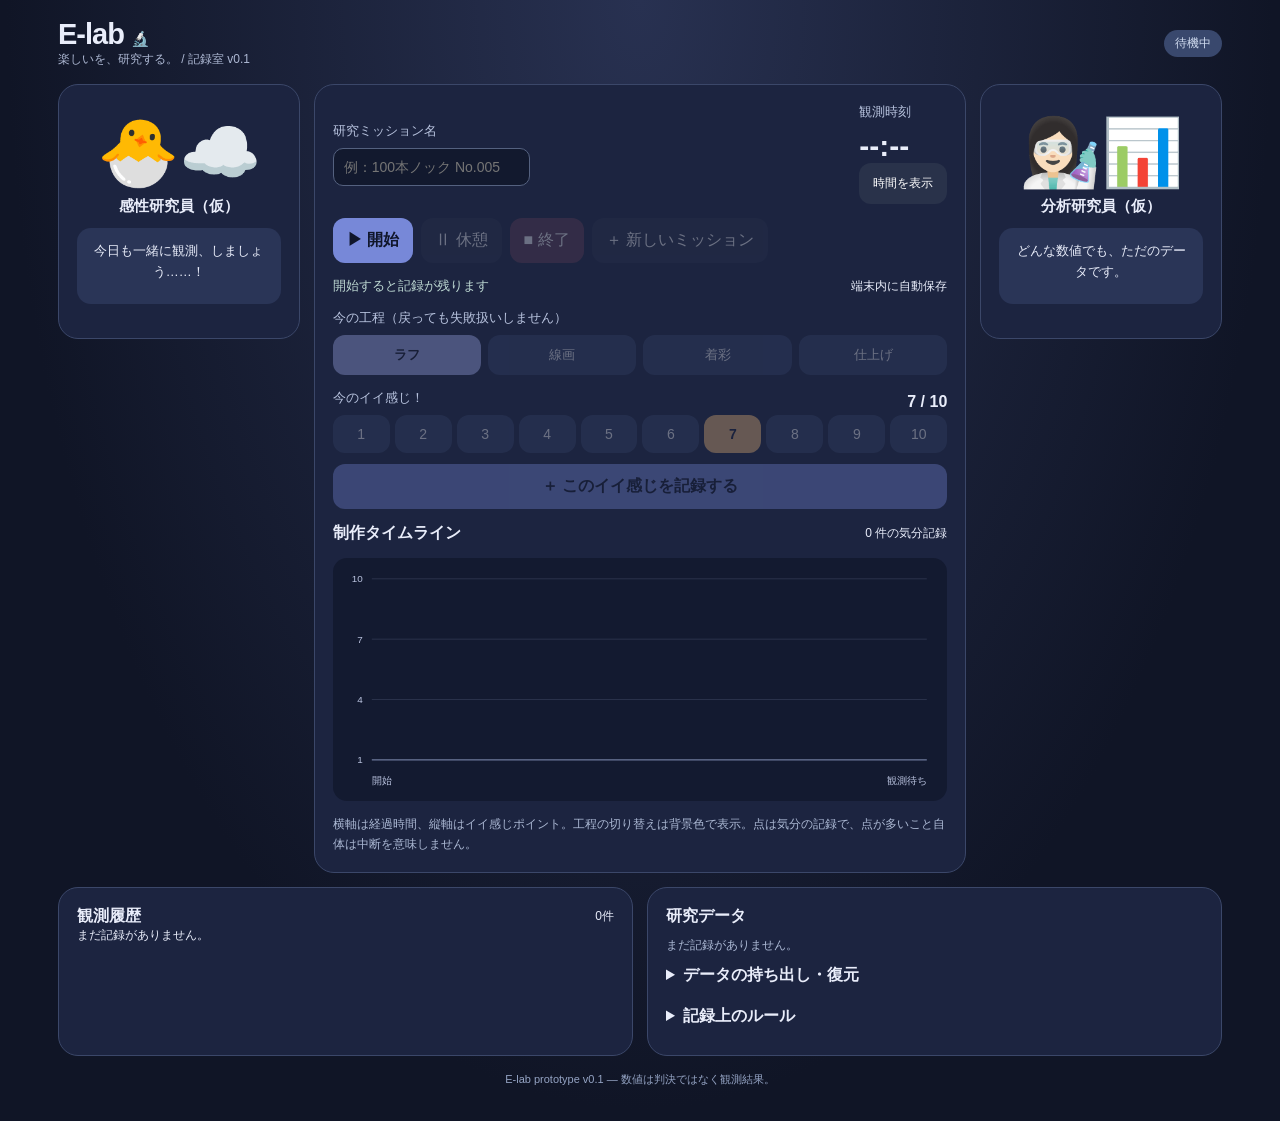
<file: index.html>
<!doctype html><html lang="ja"><head><meta charset="UTF-8"><meta name="viewport" content="width=device-width,initial-scale=1,viewport-fit=cover"><meta name="theme-color" content="#171d37"><title>E-lab | 観測室</title><style>
:root{font-family:-apple-system,BlinkMacSystemFont,'Hiragino Kaku Gothic ProN',sans-serif;color:#e9edfa;background:#101526;font-size:16px}*{box-sizing:border-box}body{margin:0;background:radial-gradient(ellipse at top,#283151 0%,#101526 70%);min-height:100dvh}button,input,select{font:inherit}button{cursor:pointer;border:0;border-radius:12px;padding:12px 14px;background:#354367;color:white}button:disabled{opacity:.35;cursor:default}button:hover:not(:disabled){filter:brightness(1.13)}.primary{background:#7788d8;color:#10162b;font-weight:750}.danger{background:#603c54}.muted{background:#29324a}.wrap{max-width:1200px;padding:18px;margin:auto}.head{display:flex;justify-content:space-between;align-items:center;gap:12px;margin-bottom:16px}.logo{font-size:29px;font-weight:850;letter-spacing:-1px}.sub{font-size:12px;color:#aeb9d4}.panel{background:#1c2440;border:1px solid #3b4769;border-radius:20px;padding:18px}.layout{display:grid;grid-template-columns:minmax(130px,1fr) minmax(340px,2.7fr) minmax(130px,1fr);gap:14px;align-items:start}.assistant{min-height:255px;display:flex;flex-direction:column;align-items:center;justify-content:center;text-align:center;gap:12px}.avatar{font-size:66px;line-height:1}.bubble{background:#2a3557;border-radius:14px;padding:12px;font-size:13px;line-height:1.65;min-height:76px;width:100%}.assistant h3{margin:0;font-size:15px}.pill{display:inline-block;border-radius:40px;background:#39486d;padding:5px 11px;font-size:12px;color:#cfdaee}.line{display:flex;align-items:center;justify-content:space-between;gap:10px;flex-wrap:wrap}.stack{display:grid;gap:14px}.btnrow{display:flex;gap:8px;flex-wrap:wrap}.phases{display:grid;grid-template-columns:repeat(4,1fr);gap:7px}.phases button{padding:11px 5px;font-size:13px}.phases button.active{background:#a3aeee;color:#101526;font-weight:800}.scoregrid{display:grid;grid-template-columns:repeat(10,1fr);gap:5px}.scoregrid button{padding:11px 0;font-size:14px}.scoregrid button.active{background:#f0ba77;color:#19213b;font-weight:800}.label{font-size:13px;color:#b8c3de;margin-bottom:8px}.big{font-size:30px;font-weight:800;font-variant-numeric:tabular-nums}.stat{display:flex;gap:18px;align-items:center}.status{color:#bdd8d2;font-size:13px}.chartbox{border-radius:14px;background:#131a30;padding:10px;overflow:hidden}.chartbox svg{display:block;width:100%;height:auto}.below{display:grid;grid-template-columns:1fr 1fr;gap:14px;margin-top:14px}.events{max-height:245px;overflow:auto;font-size:12px}.entry{border-bottom:1px solid #38445d;padding:7px 0;display:flex;gap:8px;justify-content:space-between}.entry span{color:#a8b4d5}.input{background:#12192e;color:#eaf0ff;border:1px solid #54617f;border-radius:10px;padding:10px;width:100%}summary{cursor:pointer;font-weight:700;padding:10px 0}.hint{font-size:12px;color:#abb8d3;line-height:1.6}.hidden{display:none!important}.footer{text-align:center;font-size:11px;color:#95a4c4;padding:16px}.titleInput{font-size:14px;max-width:275px}.small{font-size:12px}.notice{background:#233653;border-radius:12px;padding:10px;font-size:12px;color:#cbdaea} @media(max-width:760px){.layout{grid-template-columns:1fr 1fr}.center{grid-column:1/-1;grid-row:1}.assistant{min-height:155px;padding:12px}.avatar{font-size:38px}.bubble{min-height:55px;font-size:12px}.below{grid-template-columns:1fr}.wrap{padding:10px}.panel{padding:13px}.head{padding:6px}}
</style></head><body><div class="wrap"><header class="head"><div><div class="logo">E-lab <span style="font-size:15px;font-weight:400">🔬</span></div><div class="sub">楽しいを、研究する。 / 記録室 v0.1</div></div><div class="pill" id="statusBadge">待機中</div></header>
<div class="layout"><aside class="panel assistant" aria-label="感性研究員"><div class="avatar">🐣☁️</div><h3>感性研究員（仮）</h3><div class="bubble" id="softMessage">今日も一緒に観測、しましょう……！</div></aside>
<main class="panel stack center"><div class="line"><div><div class="label">研究ミッション名</div><input class="input titleInput" id="title" placeholder="例：100本ノック No.005"></div><div><div class="label">観測時刻</div><div class="big" id="clock">--:--</div><button class="muted small" id="clockToggle">時間を表示</button></div></div>
<div class="btnrow"><button class="primary" id="start">▶ 開始</button><button class="muted" id="pause" disabled>Ⅱ 休憩</button><button class="danger" id="finish" disabled>■ 終了</button><button class="muted" id="new" disabled>＋ 新しいミッション</button></div><div class="line"><span class="status" id="runStatus">開始すると記録が残ります</span><span class="small" id="autosave">端末内に自動保存</span></div>
<div><div class="label">今の工程（戻っても失敗扱いしません）</div><div class="phases" id="phases"></div></div>
<div><div class="line"><div class="label">今のイイ感じ！</div><strong id="selectedScore">7 / 10</strong></div><div class="scoregrid" id="scores"></div><button class="primary" id="record" style="width:100%;margin-top:11px" disabled>＋ このイイ感じを記録する</button></div>
<div class="line"><strong>制作タイムライン</strong><span class="small" id="pointCount">0 件の観測</span></div><div class="chartbox"><svg id="graph" viewBox="0 0 660 248" aria-label="気分の時系列グラフ"></svg></div><div class="hint">横軸は経過時間、縦軸はイイ感じポイント。工程の切り替えは背景色で表示。点は気分の記録で、点が多いこと自体は中断を意味しません。</div></main>
<aside class="panel assistant" aria-label="分析研究員"><div class="avatar">👩🏻‍🔬📊</div><h3>分析研究員（仮）</h3><div class="bubble" id="coolMessage">まだ観測前ですね。どんな数値でも、ただのデータです。</div></aside></div>
<div class="below"><section class="panel"><div class="line"><strong>観測履歴</strong><span class="small" id="sessionCount"></span></div><div class="events" id="history"></div></section><section class="panel"><strong>研究データ</strong><div id="summary" class="hint" style="margin-top:9px">まだ記録がありません。</div><details><summary>データの持ち出し・復元</summary><p class="hint">この試作品はブラウザの端末内保存です。iPhoneとiPadの自動同期はまだありません。大切な記録はJSONを書き出してください。</p><div class="btnrow"><button id="export">↓ JSONを書き出す</button><label class="muted" style="padding:12px 14px;border-radius:12px;cursor:pointer">↑ JSONを読み込む<input id="import" type="file" accept="application/json,.json" hidden></label></div></details><details><summary>記録上のルール</summary><p class="hint">開始・終了・休憩・再開・工程変更・気分記録を時刻つきイベントとして残します。工程の行き来は何度でも可能。気分点は作品への採点ではありません。記録は本端末のブラウザストレージに保存されます。</p></details></section></div><div class="footer">E-lab prototype v0.1 — 数値は判決ではなく観測結果。</div></div>
<script>
(()=>{'use strict';const KEY='elab_prototype_v1';const PHASES=['ラフ','線画','着彩','仕上げ'];const COLORS=['#9c9bd9','#7ca9d6','#e8aa7e','#85bba9'];const $=id=>document.getElementById(id);const initial=()=>({sessions:[],active:null,showTime:false,score:7,phase:'ラフ'});let state;try{state={...initial(),...JSON.parse(localStorage.getItem(KEY)||'{}')}}catch{state=initial()}let currentReaction=null;const save=()=>{try{localStorage.setItem(KEY,JSON.stringify(state));$('autosave').textContent='保存済み ✓'}catch{$('autosave').textContent='保存に失敗しました'}};const now=()=>Date.now();const fmt=ms=>{let s=Math.max(0,Math.floor(ms/1000));return `${String(Math.floor(s/3600)).padStart(2,'0')}:${String(Math.floor(s/60)%60).padStart(2,'0')}:${String(s%60).padStart(2,'0')}`};const stamp=t=>new Date(t).toLocaleString('ja-JP',{month:'numeric',day:'numeric',hour:'2-digit',minute:'2-digit'});const escape=s=>String(s).replace(/[&<>"']/g,x=>({'&':'&amp;','<':'&lt;','>':'&gt;','"':'&quot;',"'":'&#39;'}[x]));function elapsed(s,t=now()){if(!s)return 0;let sum=0;let start=null;for(const e of s.events){if(e.type==='start'||e.type==='resume')start=e.t;if((e.type==='pause'||e.type==='finish')&&start!==null){sum+=Math.max(0,e.t-start);start=null}}if(start!==null)sum+=Math.max(0,t-start);return sum}function isRunning(s){return !!s&&!s.events.some(e=>e.type==='finish')&&['start','resume'].includes(s.events.at(-1)?.type)}function isFinished(s){return !!s&&s.events.some(e=>e.type==='finish')}function add(type,extra={}){if(!state.active)return;const ev={type,t:now(),...extra};state.active.events.push(ev);if(type==='score'){let scores=state.active.events.filter(x=>x.type==='score');let last=scores.at(-2);const val=ev.value;const delta=last?val-last.value:0;if(val<=3){currentReaction=['低い点も大事な観測値です。次の点はまだ分かりません。','今の気分を記録しました。作品の評価とは別の値ですよ。'];}else if(delta>=2||val>=8){currentReaction=['やったあ！ おひさまが見えます！','わあっ！ いい感じですねっ！'];}else{currentReaction=['記録できました！ ふむふむ……','えへへ、また一つ観測できました！'];}}save();render()}function start(){if(state.active&&!isFinished(state.active))return;state.active={id:crypto.randomUUID?crypto.randomUUID():String(now()),title:$('title').value.trim()||`実験 ${state.sessions.length+1}`,events:[{type:'start',t:now(),phase:state.phase}]};currentReaction=null;save();render()}function finish(){if(!state.active)return;if(isRunning(state.active))add('finish');else if(!isFinished(state.active))add('finish');}function newMission(){if(!isFinished(state.active))return;state.sessions.unshift(state.active);state.active=null;state.score=7;state.phase='ラフ';currentReaction=null;save();render()}const phaseContainer=$('phases');PHASES.forEach(p=>{let b=document.createElement('button');b.textContent=p;b.addEventListener('click',()=>{if(!state.active||isFinished(state.active)||!isRunning(state.active))return;if(state.phase!==p){state.phase=p;add('phase',{phase:p});currentReaction=null}});phaseContainer.appendChild(b)});const scoreContainer=$('scores');for(let n=1;n<=10;n++){let b=document.createElement('button');b.textContent=n;b.addEventListener('click',()=>{state.score=n;save();render()});scoreContainer.appendChild(b)}$('start').onclick=start;$('pause').onclick=()=>{if(!state.active||isFinished(state.active))return;if(isRunning(state.active))add('pause');else add('resume');currentReaction=null;render()};$('finish').onclick=finish;$('new').onclick=newMission;$('record').onclick=()=>add('score',{value:state.score,phase:state.phase});$('clockToggle').onclick=()=>{state.showTime=!state.showTime;save();render()};$('title').addEventListener('change',()=>{if(state.active){state.active.title=$('title').value.trim()||'名称未設定';save();render()}});$('export').onclick=()=>{const blob=new Blob([JSON.stringify({schema:'E-lab-prototype-v1',exportedAt:new Date().toISOString(),data:state},null,2)],{type:'application/json'});const url=URL.createObjectURL(blob),a=document.createElement('a');a.href=url;a.download=`E-lab-backup-${new Date().toISOString().slice(0,10)}.json`;a.click();setTimeout(()=>URL.revokeObjectURL(url),1000)};$('import').onchange=async e=>{let file=e.target.files[0];if(!file)return;try{let data=JSON.parse(await file.text());if(!data.data||!Array.isArray(data.data.sessions))throw Error('形式が違います');if(!confirm('現在の記録を読み込みファイルで置き換えますか？'))return;state={...initial(),...data.data};save();render()}catch(e){alert('読み込めませんでした: '+e.message)}e.target.value=''};
function graph(){const svg=$('graph');const s=state.active;const W=660,H=248,L=32,R=12,T=12,B=35;const width=W-L-R,height=H-T-B;const events=s?s.events:[];const startTime=events[0]?.t||now();const endTime=isFinished(s)?events.at(-1).t:now();const span=Math.max(60000,endTime-startTime);const x=t=>L+(t-startTime)/span*width;const y=v=>T+(10-v)/9*height;const parts=[];for(let v=1;v<=10;v+=3){parts.push(`<line x1="${L}" y1="${y(v)}" x2="${W-R}" y2="${y(v)}" stroke="#8792b7" opacity=".22"/><text x="22" y="${y(v)+4}" font-size="11" fill="#bbc4e0" text-anchor="end">${v}</text>`)}if(s){let phase=events[0].phase||'ラフ',time=startTime;const changes=events.filter(e=>e.type==='phase').concat([{t:endTime,phase}]);for(const ev of changes){const ix=Math.max(0,PHASES.indexOf(phase));const left=x(time),right=x(ev.t);parts.push(`<rect x="${left}" y="${T}" width="${Math.max(0,right-left)}" height="${height}" fill="${COLORS[ix]}" opacity=".12"/>`);time=ev.t;phase=ev.phase}if(!isFinished(s)&&time<endTime){const ix=Math.max(0,PHASES.indexOf(phase));parts.push(`<rect x="${x(time)}" y="${T}" width="${x(endTime)-x(time)}" height="${height}" fill="${COLORS[ix]}" opacity=".12"/>`)}const scores=events.filter(e=>e.type==='score');if(scores.length>1)parts.push(`<polyline fill="none" stroke="#ecc390" stroke-width="3" stroke-linecap="round" stroke-linejoin="round" points="${scores.map(e=>`${x(e.t)},${y(e.value)}`).join(' ')}"/>`);for(const e of scores)parts.push(`<circle cx="${x(e.t)}" cy="${y(e.value)}" r="5" fill="#f1c88d" stroke="#24314b" stroke-width="1.5"/>`);for(const e of events.filter(e=>e.type==='phase'||e.type==='pause'||e.type==='resume'))parts.push(`<line x1="${x(e.t)}" y1="${T}" x2="${x(e.t)}" y2="${H-B}" stroke="${e.type==='phase'?'#bdc5e9':'#e79ca4'}" stroke-dasharray="4 5" opacity=".55"/>`)}parts.push(`<line x1="${L}" y1="${H-B}" x2="${W-R}" y2="${H-B}" stroke="#8390b5"/><text x="${L}" y="${H-8}" fill="#bbc4e0" font-size="11">開始</text><text x="${W-R}" y="${H-8}" fill="#bbc4e0" font-size="11" text-anchor="end">${s?Math.round(elapsed(s)/60000)+'分':'観測待ち'}</text>`);svg.innerHTML=parts.join('')}
function render(){const s=state.active;const fin=isFinished(s),run=isRunning(s),paused=!!s&&!fin&&!run;const begun=!!s;const pointCount=s?s.events.filter(e=>e.type==='score').length:0;$('statusBadge').textContent=fin?'終了':run?'観測中':paused?'休憩中':'待機中';$('clock').textContent=state.showTime&&s?fmt(elapsed(s)):'--:--';$('clockToggle').textContent=state.showTime?'時間を隠す':'時間を表示';$('start').disabled=begun;$('pause').disabled=!begun||fin;$('pause').textContent=paused?'▶ 再開':'Ⅱ 休憩';$('finish').disabled=!begun||fin;$('new').disabled=!fin;$('record').disabled=!run;$('title').disabled=fin;$('title').value=s?s.title:$('title').value||'';$('runStatus').textContent=fin?'実験完了。記録は保存されています':run?'観測中。制作に集中して大丈夫です':paused?'休憩時間は作業時間から除外します':'開始すると記録が残ります';[...phaseContainer.children].forEach((b,i)=>{b.classList.toggle('active',PHASES[i]===state.phase);b.disabled=!run});[...scoreContainer.children].forEach((b,i)=>{b.classList.toggle('active',i+1===state.score);b.disabled=!run});$('selectedScore').textContent=state.score+' / 10';$('pointCount').textContent=pointCount+' 件の気分記録';const last=s?.events.filter(e=>e.type==='score').at(-1);$('softMessage').textContent=currentReaction?currentReaction[Math.min(1,pointCount%2)]:last?(last.value>=7?'おおっ、いい風が吹いてるみたいです！':last.value<=3?'今日は雨模様かも……お茶、いれますね。':'ふむふむ、今日の雲はこんな形なんですね。'):'今日も一緒に観測、しましょう……！';$('coolMessage').textContent=last?last.value<=3?'記録しました。これは現在の気分の数値です。次の数値はまだ分かりません。':last.value>=8?'現在値は'+last.value+'です。心地よい時間のようですね。記録しました。':'現在値は'+last.value+'です。推測せず、そのまま保存します。':'どんな数値でも、ただのデータです。';graph();const all=[...(s?[s]:[]),...state.sessions];$('sessionCount').textContent=all.length+'件';$('history').innerHTML=all.length?all.map(v=>{const vals=v.events.filter(e=>e.type==='score');return `<div class="entry"><div><strong>${escape(v.title)}</strong><div><span>${stamp(v.events[0].t)} · ${fmt(elapsed(v))} · ${vals.length}点記録</span></div></div><span>${isFinished(v)?'完了':'進行中'}</span></div>`}).join(''):'まだ記録がありません。';const vals=s?.events.filter(e=>e.type==='score')||[];$('summary').innerHTML=s?`ミッション：${escape(s.title)}<br>記録点：${vals.length}件<br>記録点の算術平均：${vals.length?(vals.reduce((a,e)=>a+e.value,0)/vals.length).toFixed(1)+' / 10':'未測定'}<br>工程変更：${s.events.filter(e=>e.type==='phase').length}回<br>休憩：${s.events.filter(e=>e.type==='pause').length}回<br><small>※ 点の平均は時間加重平均ではありません。</small>`:'まだ記録がありません。'}render();setInterval(()=>{if(state.active&&!isFinished(state.active)){if(state.showTime)$('clock').textContent=fmt(elapsed(state.active));graph()}},1000);
})();
</script></body></html>
</file>
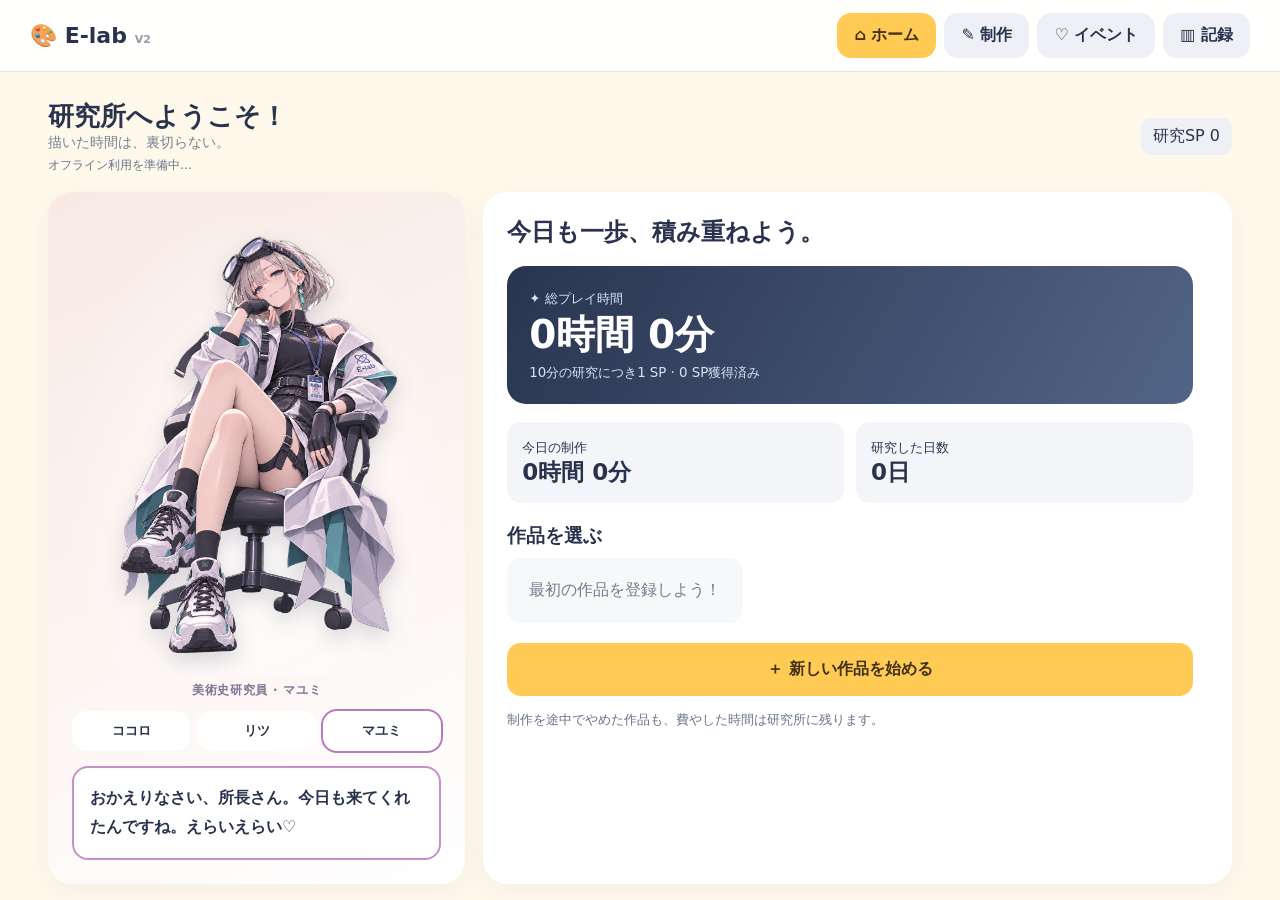
<file: v2/index.html>
<!doctype html>
<html lang="ja"><head><meta charset="utf-8"><meta name="viewport" content="width=device-width,initial-scale=1"><meta name="theme-color" content="#fff9ec"><title>E-lab V2 | 描いた時間は、裏切らない。</title>
<style>
:root{font-family:system-ui,-apple-system,"Hiragino Kaku Gothic ProN",sans-serif;color:#29334e;background:#fff9ec}*{box-sizing:border-box}body{margin:0}button,input{font:inherit}button{cursor:pointer;border:0;border-radius:14px;font-weight:750;color:inherit}button:focus-visible,input:focus-visible{outline:3px solid #8e76d9;outline-offset:2px}.top{position:sticky;top:0;background:#ffffffec;backdrop-filter:blur(12px);z-index:2;display:flex;align-items:center;flex-wrap:wrap;gap:8px;padding:13px max(18px,calc((100% - 1220px)/2));border-bottom:1px solid #e9e5dc}.brand{font-size:22px;font-weight:900;margin-right:auto}.nav{padding:12px 17px;background:#eef0f6}.nav.active,.primary{background:#ffcb55;color:#423018}.main{max-width:1220px;margin:auto;padding:27px 18px 70px}.banner{display:flex;justify-content:space-between;align-items:center;gap:12px;margin-bottom:18px}.banner h1{margin:0;font-size:26px}.sub{color:#788092;font-size:14px}.layout{display:grid;grid-template-columns:minmax(250px,.78fr) minmax(0,1.4fr);gap:18px;align-items:start}.panel{background:white;border-radius:24px;padding:24px;box-shadow:0 8px 28px #33415c0d}.assistant-panel{background:linear-gradient(155deg,#f4e9f4,#fff);height:clamp(450px,calc(100dvh - 220px),780px);min-height:450px;display:flex;flex-direction:column;justify-content:space-between;overflow:hidden}.avatar{position:relative;display:grid;place-items:center;flex:1;min-height:0;width:100%;overflow:hidden;contain:layout;background:radial-gradient(ellipse at 50% 60%,#ffffffdd 0%,transparent 74%)}
.avatar .assistant-image{display:block;position:absolute;inset:0;margin:auto;width:90%;height:92%;object-fit:contain;object-position:center center;opacity:0;visibility:hidden;pointer-events:none;filter:drop-shadow(0 8px 10px #2724432a)}
.avatar .assistant-image.active{opacity:1;visibility:visible}
.avatar .assistant-fallback{display:none;font-size:90px}
.avatar.image-failed .assistant-image{visibility:hidden}
.avatar.image-failed .assistant-fallback{display:block}
.offline-status{margin-top:5px;font-size:12px;color:#6a738a}.offline-status.ready{color:#357360}.offline-status.warning{color:#a26831}.assistant-role{text-align:center;font-size:12px;font-weight:800;letter-spacing:.06em;color:#827192;margin:6px 0 12px}
.assistant-panel[data-assistant="0"]{background:linear-gradient(155deg,#fde6f1,#fff)}
.assistant-panel[data-assistant="1"]{background:linear-gradient(155deg,#e7edfc,#fff)}
.assistant-panel[data-assistant="2"]{background:linear-gradient(155deg,#f8e9e3,#fff)}
.assist-buttons button{font-size:13px}.assist-buttons{display:flex;gap:7px}.assist-buttons button{background:#fff;flex:1;padding:11px 3px}.assist-buttons button.selected{outline:2px solid #b77bba}.bubble{border:2px solid #c492c6;border-radius:16px;padding:16px;margin-top:15px;background:#fff;font-weight:750;line-height:1.8}.stat{background:linear-gradient(120deg,#293550,#526487);border-radius:19px;color:white;padding:22px;margin:18px 0}.stat b{font-size:39px;display:block}.stat small{color:#d9e3f6}.stats{display:grid;grid-template-columns:repeat(2,1fr);gap:12px}.smallstat,.tile{border-radius:14px;background:#f3f5f9;padding:15px}.smallstat strong{font-size:23px;display:block}.primary{width:100%;padding:16px;margin-top:14px;font-size:16px}.secondary{padding:13px;background:#edf0f5}.danger{background:#ffe9e6;color:#a13a34}.row{display:flex;gap:10px;align-items:center;flex-wrap:wrap}.spread{justify-content:space-between}.tabs{display:flex;gap:8px;margin-bottom:20px}.tabs>span{flex:1;border-radius:12px;padding:15px;background:#e8ecf3;text-align:center;font-weight:800}.tabs>.current{background:#ffcb55}.gallery{display:grid;grid-template-columns:repeat(auto-fill,minmax(145px,1fr));gap:13px}.art{background:#f2f3f8;border:2px solid transparent;border-radius:17px;overflow:hidden;text-align:left;padding:0}.art.selected{border-color:#f0b633}.art img,.new-art{width:100%;aspect-ratio:4/3;object-fit:cover;display:grid;place-items:center;font-size:45px;background:#f8f0df}.art-text{padding:12px}.art-text small{color:#777;display:block;margin-top:5px}.hidden{display:none!important}h2{margin:0 0 12px}h3{margin:20px 0 9px}.phases{display:grid;grid-template-columns:repeat(3,1fr);gap:8px}.phase{padding:13px 5px;background:#eef0f6}.phase.active{outline:3px solid #ffcb55}.clock{text-align:center;background:#eff4fd;border-radius:18px;padding:25px;margin:16px 0}.clock strong{font-size:clamp(36px,5vw,64px);font-variant-numeric:tabular-nums;letter-spacing:2px;display:block}.progress{display:flex;height:17px;border-radius:20px;overflow:hidden;background:#e9eaf0;margin:15px 0}.progress>span{min-width:0;transition:flex-basis .35s linear}.phase-summary{display:grid;grid-template-columns:repeat(3,minmax(0,1fr));gap:12px 14px;margin:14px 0 8px}.phase-summary-item{min-width:0;display:flex;align-items:flex-start;gap:8px}.phase-summary-dot{width:9px;height:9px;border-radius:50%;flex:none;margin-top:5px}.phase-summary-label{font-size:12px;color:#788092}.phase-summary-value{font-size:15px;font-variant-numeric:tabular-nums;font-weight:750;white-space:nowrap}.phase-summary-data{min-width:0}@media(max-width:430px){.phase-summary{grid-template-columns:repeat(2,minmax(0,1fr))}}.muted{color:#7d8494}.work-image{width:100%;max-height:250px;object-fit:contain;background:#f5f5fa;border-radius:13px}.file{display:inline-block;background:#eef0f6;padding:11px 14px;border-radius:12px;cursor:pointer;font-weight:700}.file input{display:none}.compact{padding:9px 13px}#notice{margin:10px 0;color:#725b31;min-height:20px}.empty{padding:22px;color:#737b89;text-align:center;background:#f7f8fa;border-radius:14px}.pill{background:#eef0f6;border-radius:9px;padding:8px 12px}input[type=text]{padding:12px;border-radius:10px;border:1px solid #cfd3df;max-width:100%}.section{display:none}.section.visible{display:block}.note{font-size:13px;color:#68738a;line-height:1.7}.event{padding:13px;background:#f3f5f9;border-radius:12px;margin:9px 0}.event.locked{opacity:.62}/* The lab shell stays in place on tablets/desktop; only the right research area scrolls. */
body{height:100dvh;overflow:hidden}
.main{height:calc(100dvh - var(--topbar-height,72px));padding-bottom:16px;display:flex;flex-direction:column;overflow:hidden}
.main .banner{flex:0 0 auto}
.main .layout{flex:1;min-height:0;align-items:stretch}
.main .assistant-panel{height:100%;min-height:0;align-self:stretch;flex-shrink:0}
.main #contentPanel{min-height:0;max-height:100%;overflow-y:auto;overflow-x:hidden;overscroll-behavior:contain;-webkit-overflow-scrolling:touch;scrollbar-gutter:stable}
@media(max-width:760px){body{height:auto;overflow:auto}.main{height:auto;display:block;overflow:visible;padding-bottom:70px}.main .layout{display:grid}.main .assistant-panel{height:300px;min-height:300px}.main #contentPanel{max-height:none;overflow:visible}.layout{grid-template-columns:1fr}.assistant-panel{height:300px;min-height:300px}.avatar{font-size:64px}.panel{padding:17px}.top{gap:6px}.nav{padding:9px}.phases{grid-template-columns:repeat(2,1fr)}}
.recovery-shade{position:fixed;inset:0;z-index:9999;background:#181b2a99;display:grid;place-items:center;padding:18px}.recovery-dialog{background:#fff;color:#29334e;border-radius:20px;padding:25px;width:min(440px,100%);box-shadow:0 20px 65px #10142155}.recovery-dialog h2{font-size:20px}.recovery-dialog p{line-height:1.7}.recovery-dialog .recovery-choices{display:grid;gap:9px}.recovery-dialog button{padding:13px;text-align:center}.recovery-dialog .continue{background:#ffcb55;color:#423018}.recovery-dialog .save{background:#edf0f5}.recovery-dialog .discard{background:#fff0ed;color:#a13a34}.research-group{margin:14px 0;border:1px solid #e6e9f0;border-radius:17px;background:#f7f8fb;overflow:hidden}.research-group>summary{padding:17px 16px;font-weight:900;cursor:pointer;display:flex;justify-content:space-between;align-items:center;gap:12px;list-style:none}.research-group>summary::-webkit-details-marker{display:none}.research-group>summary:before{content:"▸";color:#b08331}.research-group[open]>summary:before{content:"▾"}.research-group>summary .research-group-name{flex:1}.research-count{font-size:12px;font-weight:800;border-radius:99px;background:#e4e9f4;padding:6px 10px}.research-inner{padding:0 12px 14px}.research-tier{margin:8px 0;background:#fff;border-radius:13px;border:1px solid #e3e6ef;overflow:hidden}.research-tier>summary{padding:12px;cursor:pointer;font-weight:800;display:flex;justify-content:space-between}.research-cards{padding:8px;display:grid;grid-template-columns:repeat(auto-fit,minmax(220px,1fr));gap:10px}.research-card{background:#f8f9fc;border:1px solid #e0e4ef;border-radius:14px;padding:14px;min-width:0;display:flex;flex-direction:column;gap:9px}.research-card.unlocked{border:2px solid #e8ad35;background:#fff8df}.research-card h4{margin:0;font-size:15px}.research-card .research-sub{font-size:12px;color:#657189}.research-card button{width:100%;padding:10px;background:#ffcb55;color:#483714}.research-card button:disabled{background:#e7eaf1;color:#9b9fb0}.research-card .research-body{white-space:pre-wrap;background:#fff;border-radius:10px;padding:11px;line-height:1.75;font-size:13px}.research-card .research-memo{font-size:12px;line-height:1.6;color:#526482}.research-card a{font-size:12px;color:#4165a3;overflow-wrap:anywhere}.research-card .research-lock{font-size:12px;color:#7b8397}.milestone-star{border:1px solid #d5d9e4;background:#f0f2f7;color:#9ba4b4;padding:7px 12px;font-weight:900;white-space:nowrap;display:inline-flex;align-items:center;gap:5px}.milestone-star.silver{background:linear-gradient(120deg,#e7edf6,#b9c4d7);color:#43516a;border-color:#b3bfd2}.milestone-star.gold{background:linear-gradient(120deg,#ffebac,#efb846);color:#72501a;border-color:#e3aa34}.milestone-star:disabled{opacity:.55;cursor:default}.milestone-progress{margin:12px auto 4px;max-width:580px;text-align:left}.milestone-track{background:#dce2ed;border-radius:20px;height:9px;overflow:hidden;margin:7px 0}.milestone-fill{height:100%;background:#bbc4d5;border-radius:20px;transition:width .25s}.milestone-fill.silver{background:#a2aec2}.milestone-fill.gold{background:#deb04a}.milestone-hint{font-size:12px;color:#67738d;display:flex;justify-content:space-between;gap:6px}.milestone-celebrate{position:fixed;inset:0;background:#171c2db8;z-index:10000;display:grid;place-items:center;padding:16px}.milestone-dialog{width:min(520px,100%);max-height:85dvh;overflow:auto;border-radius:22px;background:#fff9f0;padding:24px;box-shadow:0 16px 70px #1519275c;text-align:center}.milestone-dialog .hero-star{font-size:60px;line-height:1.25;display:block}.milestone-dialog h2{margin:10px 0 8px}.milestone-dialog .milestone-quotes{text-align:left;display:grid;gap:9px;margin:17px 0}.milestone-dialog .milestone-quote{border-radius:13px;padding:12px 14px;background:#fff;border:1px solid #ede8dd;line-height:1.7}.milestone-dialog .milestone-quote strong{display:block;font-size:13px;margin-bottom:2px}.milestone-dialog .close-celebration{width:100%;padding:14px;background:#ffcb55}.snapshot-stage{position:relative;max-width:100%;touch-action:pan-y;user-select:none}.snapshot-stage img{max-height:360px;object-fit:contain}.snapshot-strip{display:flex;gap:9px;overflow-x:auto;padding:9px 0;scroll-snap-type:x mandatory}.snapshot-thumb{flex:0 0 86px;border:2px solid transparent;background:#f2f3f8;border-radius:12px;padding:3px;scroll-snap-align:start}.snapshot-thumb.selected{border-color:#e9ae35}.snapshot-thumb img{width:100%;height:68px;object-fit:cover;border-radius:8px}.snapshot-thumb small{font-size:10px;display:block;white-space:nowrap;overflow:hidden;text-overflow:ellipsis}.snapshot-actions{display:flex;gap:9px;align-items:center;justify-content:center;margin:9px 0}.snapshot-actions button{padding:8px 14px;background:#edf0f5}.snapshot-actions button:disabled{opacity:.35}.snapshot-status{text-align:center;font-size:12px;color:#68758c}.gallery{display:flex;overflow-x:auto;gap:13px;scroll-snap-type:x mandatory;padding-bottom:6px}.gallery>.art{flex:0 0 clamp(145px,25%,220px);scroll-snap-align:start}
</style></head><body>
<header class="top"><div class="brand">🎨 E-lab <small style="font-size:11px;color:#9399a4">V2</small></div><button class="nav active" data-tab="home">⌂ ホーム</button><button class="nav" data-tab="work">✎ 制作</button><button class="nav" data-tab="events">♡ イベント</button><button class="nav" data-tab="records">▥ 記録</button></header>
<main class="main" id="appMain"><div class="banner"><div><h1 id="pageTitle">研究所へようこそ！</h1><div class="sub">描いた時間は、裏切らない。</div><div class="offline-status" id="offlineStatus" role="status" aria-live="polite">オフライン利用を準備中…</div></div><span class="pill" id="spHeader">研究SP 0</span></div>
<div class="layout"><aside class="panel assistant-panel" id="assistantPanel"><div class="avatar" id="avatar"><img class="assistant-image" data-assistant-image="0" alt="E-lab研究員 ココロ" src="./assets/assistants/kokoro-full.png" decoding="async"><img class="assistant-image" data-assistant-image="1" alt="E-lab研究員 リツ" src="./assets/assistants/ritsu-full.png" decoding="async"><img class="assistant-image active" data-assistant-image="2" alt="E-lab研究員 マユミ" src="./assets/assistants/mayumi-full.png" decoding="async" fetchpriority="high"><span class="assistant-fallback" id="assistantFallback" aria-hidden="true">💜</span></div><div><div class="assistant-role" id="assistantRole">美術史担当 · マユミ</div><div class="assist-buttons" id="assistButtons"></div><div class="bubble" id="bubble">所長さん、今日もえらいえらい♡</div></div></aside>
<div class="panel" id="contentPanel"><section id="home" class="section visible"><h2>今日も一歩、積み重ねよう。</h2><div class="stat"><small>✦ 総プレイ時間</small><b id="totalTime">0時間 0分</b><small id="homeSummary">研究はここから始まる。</small></div><div class="stats"><div class="smallstat"><small>今日の制作</small><strong id="todayTime">0分</strong></div><div class="smallstat"><small>研究した日数</small><strong id="activeDays">0日</strong></div></div><h3>作品を選ぶ</h3><div class="gallery" id="gallery"></div><button class="primary" id="newProject">＋ 新しい作品を始める</button><p class="note">制作を途中でやめた作品も、費やした時間は研究所に残ります。</p></section>
<section id="work" class="section"><p class="note" style="margin:0 0 14px">🎨 制作ワークスペース · 工程を選んで時間を積み上げよう</p><div class="row" style="align-items:center;margin-bottom:12px"><h2 id="workTitle" style="margin:0">制作する作品を選ぼう</h2><button id="milestoneStar" type="button" class="milestone-star" disabled aria-label="制作時間の達成星">☆ 星を目指そう</button><button class="secondary compact" id="renameProject" type="button">名前を変更</button></div><div id="snapshotStage" class="snapshot-stage"><img id="workImage" class="work-image hidden" alt="制作中の作品"></div><div id="workNoImage" class="empty">画像なしでも制作時間を記録できます</div><div class="snapshot-actions"><button type="button" id="snapshotNewer" aria-label="新しい画像へ">← 新しい</button><span id="snapshotPosition" class="snapshot-status">画像なし</span><button type="button" id="snapshotOlder" aria-label="古い画像へ">古い →</button></div><div id="snapshotStrip" class="snapshot-strip" aria-label="制作過程の画像履歴"></div><div class="snapshot-actions"><button type="button" id="snapshotDelete" class="secondary danger" disabled>選択中の画像を削除</button></div><p id="snapshotNote" class="snapshot-status">新しい画像が左。右へスワイプすると最新に戻ります。</p><div class="row" style="margin:12px 0"><label class="file">画像を登録・更新<input id="imageInput" type="file" accept="image/*"></label><button class="secondary compact" id="backGallery">別の作品を選ぶ</button></div><h3>工程を選ぶ</h3><div class="phases" id="phases"></div><p class="note" id="guide"></p><div class="clock"><span>⏱ この作品の累計制作時間</span><strong id="timer">00:00:00</strong><div class="sub" id="timerStatus">停止中・保存済み</div><div id="milestoneProgress" class="milestone-progress" aria-label="作品の制作時間の達成状況"></div><div class="sub" style="margin-top:7px">今回の制作：<strong id="sessionTimer" style="font-size:16px">00:00:00</strong></div><button class="primary" id="toggleTimer">▶ スタート</button><p class="note" style="margin:9px 0 0">停止すると制作時間が自動保存されます。</p></div><h3>この作品の工程別時間</h3><div class="progress" id="projectProgress"></div><div class="phase-summary" id="projectBreakdown" aria-label="工程別の保存済み時間"></div><p class="note" id="progressHint">数字は保存時に更新。バーは計測中も成長します。</p><div class="row" style="margin-top:18px"><button class="secondary" id="completeProject">作品を完成にする</button><button class="secondary" id="reopenProject">制作中に戻す</button><button class="secondary danger" id="deleteProject">作品を削除</button></div><div id="notice" role="status"></div></section>
<section id="events" class="section"><h2>助手との研究ツリー</h2><p class="note">制作で獲得したSPを使い、研究を順番に解放。キャラクター・段階ごとに折り畳めます。解放済みの研究はいつでも読み返せます。</p><div class="stat"><small>現在の研究SP</small><b id="eventSp">0</b></div><div id="eventsList"></div></section>
<section id="records" class="section"><h2>研究記録</h2><div class="stat"><small>全作品・全工程の累積時間</small><b id="recordTotal">0時間 0分</b></div><h3>工程別の累積時間</h3><div id="phaseStats"></div><h3>最近の研究</h3><div id="recentSessions"></div><h3>研究SP会計</h3><p class="note" id="spAccounting">SPの収支を表示します。</p><div id="spTransactions"></div><h3>バックアップ</h3><div class="row"><button class="secondary" id="export">完全バックアップJSONを保存</button><label class="file">バックアップJSONを復元<input type="file" id="importFile" accept=".json,application/json"></label></div><p class="note">V2専用形式。旧E-labのデータ移行は行いません。画像は別の保存領域で管理し、完全バックアップJSONにまとめます。書き出し後はiPadの「ファイル」への保存を確認してください。</p></section></div></div></main>
<script src="./images.js"></script>
<script>
"use strict";
const KEY="elab-v2-2026",RUN_KEY="elab-v2-active-run",PHASES=[["play","研究","#a898da","実験・模写・観察・練習。迷った時間も研究の一部。"],["rough","ラフ","#efb859","大きなシルエットや構図を決めよう。"],["line","線画","#79a7e4","線の強弱や形の説得力を意識しよう。"],["base","色面","#6cc4bd","色分けやベースの色を決めよう。"],["shadow","陰影","#8b92dc","影・光・立体を意識して描こう。"],["finish","仕上げ","#e59ab7","絵全体の視線誘導や仕上がりを確認しよう。"]];
const ASSIST=[
 ["ココロ","🌱","あっ！ 所長！ おかえりなさい！ 今日も観察から始めましょう！","./assets/assistants/kokoro-full.png","感性研究員"],
 ["リツ","📘","……所長、今日は何を調べます？ 分からないなら、一緒に確かめましょう。","./assets/assistants/ritsu-full.png","分析研究員"],
 ["マユミ","💜","所長さん、今日もえらいえらい♡ ふふ、よしよししてあげましょうね。","./assets/assistants/mayumi-full.png","美術史研究員"]
];
const fresh=()=>({version:2,projects:[],sessions:[],activeRun:null,unlocks:[],spLedger:[],assistant:2});
let snapshots=[],snapProject=null,snapIndex=0,imageLoading=false;
let data;try{data=JSON.parse(localStorage.getItem(KEY))}catch{}if(!data||data.version!==2||!Array.isArray(data.projects)||!Array.isArray(data.sessions))data=fresh();data.unlocks??=[];let tab="home",projectId=null,phase="play",running=null,viewSeconds=0;
const $=id=>document.getElementById(id),save=()=>{try{localStorage.setItem(KEY,JSON.stringify(data));return true}catch(e){alert("保存に失敗しました。容量不足の可能性があります。バックアップを確認してください。");return false}};
const uid=()=>globalThis.crypto?.randomUUID?.()||String(Date.now())+Math.random();
const readRun=()=>{try{return JSON.parse(localStorage.getItem(RUN_KEY))}catch{return null}};
const writeRun=run=>{try{localStorage.setItem(RUN_KEY,JSON.stringify(run));return true}catch{alert("開始状態を保存できません。タイマーを起動しません。");return false}};
const clearRun=()=>{try{localStorage.removeItem(RUN_KEY)}catch{}};
const isSession=s=>s&&typeof s.id==="string"&&typeof s.projectId==="string"&&PHASES.some(p=>p[0]===s.phase)&&typeof s.seconds==="number"&&Number.isFinite(s.seconds)&&s.seconds>=0&&s.seconds<=86400*14&&typeof s.start==="string";
const seconds=s=>Math.max(0,Math.floor(s)),duration=s=>{s=seconds(s);return Math.floor(s/3600)+"時間 "+Math.floor(s%3600/60)+"分"},clock=s=>{s=seconds(s);return [Math.floor(s/3600),Math.floor(s%3600/60),s%60].map(x=>String(x).padStart(2,"0")).join(":")};
const sessionSeconds=s=>Math.max(0,Number(s.seconds)||0),sum=sessions=>sessions.reduce((n,s)=>n+sessionSeconds(s),0);
// Time earnings come from the immutable session history; all other movements are ledger entries.
const total=()=>sum(data.sessions),earned=()=>Math.floor(total()/600);
const MILESTONE_HOURS=[5,10];
const MILESTONE_LINES={
 5:[["ココロ","所長、すごいですね！ もう5時間も積み上げたんですよ！"],["リツ","ま、まあ、やるじゃないですか……！ 折り返しですね。"],["マユミ","すごぉい♡ 5時間も頑張ったんですね。えらいえらい♡"]],
 10:[["ココロ","10時間達成です！ 所長、やりましたね！ 私まで嬉しくなっちゃいました！"],["リツ","……10時間。これは、ちょっと……すごいですね。認めます。お見事です。"],["マユミ","ああ、もう！ こんなに頑張っちゃって♡ 今日はいっぱい褒めてあげます。よしよし♡"]]
};
const projectSavedSeconds=id=>sum(data.sessions.filter(s=>s.projectId===id));
const projectLiveSeconds=id=>projectSavedSeconds(id)+(running?.projectId===id?Math.max(0,(Date.now()-running.start)/1000):0);
const milestoneLevel=seconds=>seconds>=36000?10:seconds>=18000?5:0;
const milestoneQueue=[];let celebrationVisible=false;
const legacyCost={k1:1,r1:2,m1:3};
const ledgerValid=x=>x&&typeof x.id==="string"&&typeof x.kind==="string"&&Number.isSafeInteger(x.delta)&&Math.abs(x.delta)<=1000000&&typeof x.at==="string";
const ledger=()=>Array.isArray(data.spLedger)?data.spLedger:[];
const spent=()=>ledger().filter(x=>x.delta<0).reduce((n,x)=>n-x.delta,0);
const sp=()=>earned()+ledger().reduce((n,x)=>n+x.delta,0);
function ensureLedger(){
 if(Array.isArray(data.spLedger))return true;
 const old=data.spLedger;
 data.spLedger=[...new Set(data.unlocks)].map(id=>({id:"legacy:event:"+id,kind:"event",ref:id,delta:-(legacyCost[id]??EVENTS.find(e=>e.id===id)?.cost??0),at:"legacy"}));
 if(save())return true;
 data.spLedger=old;return false;
}
function purchaseEvent(e){
 if(data.unlocks.includes(e.id)||sp()<e.cost||!ensureLedger())return;
 const beforeUnlocks=data.unlocks,beforeLedger=data.spLedger;
 data.unlocks=[...data.unlocks,e.id];
 data.spLedger=[...data.spLedger,{id:"event:"+e.id,kind:"event",ref:e.id,delta:-e.cost,at:new Date().toISOString()}];
 if(!save()){data.unlocks=beforeUnlocks;data.spLedger=beforeLedger;return}
 render();
}
const project=()=>data.projects.find(x=>x.id===projectId),projectSessions=()=>data.sessions.filter(s=>s.projectId===projectId);
const RESEARCH_NODES=[{"id":"k2","who":0,"tier":"入門","cost":2,"pre":"k1","title":"スニーカーの構造","sub":"アッパー・ミッドソール・アウトソール","body":"ココロ「まずは上と下に分けると分かりやすいですよ。足を包むアッパー、足裏側のミッドソールとアウトソール。素材が変わる場所には、ちゃんと役割があるんです！」","memo":"観察：側面写真では縫い合わせ・接着の境界を追う。アッパーは布の薄さ、ミッドソールは厚み、アウトソールは接地面の形を描き分ける。","source":"https://www.asics.com/gb/en-gb/running-advice/the-anatomy-of-a-running-shoe/"},{"id":"k3","who":0,"tier":"基礎","cost":3,"pre":"k2","title":"メッシュとニット","sub":"通気性と編み目の表情","body":"ココロ「メッシュは通気性を確保しやすく、ニットは編み方で伸縮やフィット感を調整できます。同じ布っぽいアッパーでも、目の大きさや密度が全然違うんです」","memo":"観察：通気孔の大きさ、つま先と側面での編み密度、光が当たったときの凹凸を比較。すべての靴が同じ素材とは限らない。","source":"https://www.asics.com/gb/en-gb/running-advice/the-anatomy-of-a-running-shoe/"},{"id":"k4","who":0,"tier":"基礎","cost":3,"pre":"k3","title":"補強パーツとTPU","sub":"柔らかい布に骨格を与える","body":"ココロ「布だけでは形を保ちにくい部分に、樹脂の補強が入ることがあります。TPUはその一例。つま先や側面にある光沢の違うパーツ、気づいてました？」","memo":"観察：補強材の境界、ステッチ、半透明の樹脂、布との反射差。すべての補強材がTPU製という意味ではない。","source":"https://www.englandathletics.org/news/exploring-different-types-of-running-shoes/"},{"id":"k5","who":0,"tier":"基礎","cost":3,"pre":"k4","title":"EVAフォーム","sub":"軽さとクッションの断面","body":"ココロ「ミッドソールに使われるEVA系フォームは、軽さとクッション性を両立させやすい材料です。でも『EVA』の一言で硬さや弾み方が全部決まるわけじゃないんですよ」","memo":"観察：厚み、成形線、フォームの表面のきめ、側面のカット形状。配合や製法で特性は変わる。","source":"https://www.englandathletics.org/news/exploring-different-types-of-running-shoes/"},{"id":"k6","who":0,"tier":"応用","cost":4,"pre":"k5","title":"PEBA系フォーム","sub":"反発と軽量化の設計","body":"ココロ「高性能なランニングシューズにはPEBA系のフォームを使う例もあります。反発性だけでなく重量や形状まで含めて設計されているんです。素材名だけで強さを決めつけちゃだめですよ」","memo":"観察：素材の質感を想像だけで描かず、実物写真で側面の形と表面処理を確認。製品ごとの構成に注意。","source":"https://www.englandathletics.org/news/exploring-different-types-of-running-shoes/"},{"id":"k7","who":0,"tier":"応用","cost":4,"pre":"k6","title":"ラバーアウトソール","sub":"接地面と溝の配置","body":"ココロ「底を裏返すと設計の思想が見えるんです。摩耗しやすい場所、地面をつかみたい場所。ゴムの配置と溝の向きが、靴の表情まで変えているんですよ！」","memo":"観察：ラグの形・深さ・向き、溝の途切れ方、摩耗位置。路面用途によって形が大きく異なる。","source":"https://www.asics.com/gb/en-gb/running-advice/the-anatomy-of-a-running-shoe/"},{"id":"k8","who":0,"tier":"応用","cost":4,"pre":"k7","title":"シューレースとタン","sub":"締め付けを分散する細部","body":"ココロ「靴ひも、ハトメ、タン。小さい部品に見えるでしょう？ でも足の甲への圧力やフィット感に関係するんです。描くときも、ひもがどこを引っ張るかを追うと説得力が出ます」","memo":"観察：ひもの交差、ハトメの角度、タンの重なり、足首周りのパッドと影。","source":"https://www.englandathletics.org/news/exploring-different-types-of-running-shoes/"},{"id":"k9","who":0,"tier":"発展","cost":5,"pre":"k8","title":"素材の切り替わりを描く","sub":"質感の差を一本の絵にまとめる","body":"ココロ「布は繊維の細かな陰影、ラバーは鈍い反射、樹脂は硬い輪郭。素材の『境目』を見分けると、複雑なスニーカーも整理できるんです。研究したくなりますね！」","memo":"実践：同じ光源の下で、メッシュ・フォーム・ラバー・樹脂を各10分で描き分け、輪郭とハイライトの違いを比較。","source":"https://www.asics.com/gb/en-gb/running-advice/the-anatomy-of-a-running-shoe/"},{"id":"r2","who":1,"tier":"入門","cost":2,"pre":"r1","title":"レイヤーの基本と不透明度","sub":"分ける理由は修正の自由","body":"リツ「線画と色を別レイヤーに置くのは、修正する範囲を限定するためです。Procreateではレイヤー右側の『N』からブレンドモードと不透明度を調整できます。まずそこを覚えてください」","memo":"操作：レイヤーパネル → 対象レイヤー右側のNをタップ。モード名や不透明度を変更して比較。","source":"https://help.procreate.com/jp/procreate/handbook/layers/layers-blend"},{"id":"r3","who":1,"tier":"基礎","cost":3,"pre":"r2","title":"乗算","sub":"明るさを掛け合わせる暗部","body":"リツ「乗算は下の色と上の色を掛け合わせる合成です。白なら変化しにくく、暗い色ほど暗くなる。影に使われるのはそのため。けれど影色そのものを考える仕事は省けませんよ」","memo":"実験：同じ灰色で通常と乗算を比較。肌色・青・黄の上に塗って色の変化を見る。","source":"https://help.procreate.com/jp/procreate/handbook/layers/layers-blend"},{"id":"r4","who":1,"tier":"基礎","cost":3,"pre":"r3","title":"スクリーン","sub":"光を加えるような合成","body":"リツ「スクリーンは乗算とは反対に、基本的には明るくする合成です。黒は変化を与えにくく、白に近づくほど明るい。発光の表現でも、どこを明るくするかが大切です」","memo":"実験：暗い背景に光の色を重ね、通常・スクリーンで比較。不透明度を段階的に下げる。","source":"https://help.procreate.com/jp/procreate/handbook/layers/layers-blend"},{"id":"r5","who":1,"tier":"基礎","cost":3,"pre":"r4","title":"オーバーレイとソフトライト","sub":"中間調のコントラスト","body":"リツ「オーバーレイは暗部を暗く、明部を明るくしてコントラストを強めます。ソフトライトはそれより穏やか。元の立体感を保ちながら色味を試すなら、まずソフトライトから比較してみましょう」","memo":"実験：50%グレーを境に暗色・明色を並べ、同じ色のレイヤーで二つの結果を比較。","source":"https://help.procreate.com/jp/procreate/handbook/layers/layers-blend"},{"id":"r6","who":1,"tier":"応用","cost":4,"pre":"r5","title":"焼き込みカラーとリニア","sub":"暗部の彩度とコントラスト","body":"リツ「焼き込みカラーは中間調の彩度やコントラストを強くしやすい。焼き込み（リニア）は明るさを減算する系統で、仕上がりが違います。『影だから乗算』だけでは選択肢が狭いですね」","memo":"実験：同じ影色を乗算・焼き込みカラー・焼き込み（リニア）で比較。明部の潰れに注意。","source":"https://help.procreate.com/jp/procreate/handbook/layers/layers-blend"},{"id":"r7","who":1,"tier":"応用","cost":4,"pre":"r6","title":"ハードライトとビビッドライト","sub":"強い光の合成","body":"リツ「ハードライトは合成する側の明るさを基準に乗算・スクリーンを切り替えます。ビビッドライトはさらに極端。強すぎたら不透明度を下げてください。道具を手なずけるのも技術です」","memo":"実験：肌や金属のハイライトを各モードで比較。20〜40%程度の不透明度から試す。","source":"https://help.procreate.com/jp/procreate/handbook/layers/layers-blend"},{"id":"r8","who":1,"tier":"応用","cost":4,"pre":"r7","title":"リニアライトとピンライト","sub":"極端な明暗と中間調の消失","body":"リツ「リニアライトは明部側で覆い焼き、暗部側で焼き込みを組み合わせます。ピンライトは明暗を置換するように働き、中間調が失われやすい。普通の塗りには強すぎても、特殊効果には使い道があります」","memo":"実験：グラデーションに適用し、階調がどこで失われるかを観察。","source":"https://help.procreate.com/jp/procreate/handbook/layers/layers-blend"},{"id":"r9","who":1,"tier":"発展","cost":5,"pre":"r8","title":"ハードミックスと差の絶対値","sub":"色数を絞る・差を可視化","body":"リツ「ハードミックスは色を極端に限定する合成。差の絶対値は色の差を強調します。前者は強烈なグラフィック、後者は反転のような実験で試すと性質が分かりやすいです」","memo":"実験：二色の平面と写真調の絵で比較。ハードミックスの段階的な色変化を観察。","source":"https://help.procreate.com/jp/procreate/handbook/layers/layers-blend"},{"id":"r10","who":1,"tier":"発展","cost":5,"pre":"r9","title":"色相・彩度・カラー・輝度","sub":"色の成分を分けて合成","body":"リツ「『カラー』は下の輝度を保ちながら、上の色相と彩度を使います。『色相』『彩度』『輝度』にもそれぞれ役割がある。グレースケールへの着色と、色味だけの調整は別の作業なんです」","memo":"実験：グレースケールの立体にカラー合成で着色し、通常合成との差を比べる。","source":"https://help.procreate.com/jp/procreate/handbook/layers/layers-blend"},{"id":"m2","who":2,"tier":"入門","cost":2,"pre":"m1","title":"先史時代の美術","sub":"洞窟壁画と造形のはじまり","body":"マユミ「ラスコーなどの洞窟壁画には動物が生き生きと描かれています。絵は文字よりもずっと前から、人間の暮らしにあったんですね。まずは、ここから旅を始めましょう♡」","memo":"時代の目安：先史時代。洞窟壁画・小像など地域ごとに多様な表現が生まれた。","source":"https://www.metmuseum.org/essays/timeline-of-art-history"},{"id":"m3","who":2,"tier":"基礎","cost":3,"pre":"m2","title":"古代エジプトとギリシャ・ローマ","sub":"秩序と理想の人体","body":"マユミ「エジプトでは役割や秩序を伝えるための決まった姿勢が発達しました。一方、ギリシャ彫刻には身体の比率や動きへの探究があります。何を美しいとするか、時代で違うんですね」","memo":"時代の目安：紀元前3000年頃から古代末期。地域差と長い年代幅があるため一括りにはしない。","source":"https://www.metmuseum.org/essays/timeline-of-art-history"},{"id":"m4","who":2,"tier":"基礎","cost":3,"pre":"m3","title":"中世・ビザンティン・ゴシック","sub":"象徴と祈りの造形","body":"マユミ「聖像やモザイク、写本装飾、ステンドグラス。中世の美術は、現実そっくりに描くことだけが目的ではありませんでした。色も配置も、伝えたい意味を背負っているんです」","memo":"時代の目安：欧州を中心におよそ5〜15世紀。ビザンティンやゴシックは年代・地域で重なり合う。","source":"https://www.metmuseum.org/essays/timeline-of-art-history"},{"id":"m5","who":2,"tier":"基礎","cost":3,"pre":"m4","title":"ルネサンス","sub":"遠近法と人体・自然の再発見","body":"マユミ「15〜16世紀のイタリアでは遠近法、解剖学、古典古代への関心が絵の作り方を変えました。レオナルドやミケランジェロの仕事には、見ることと考えることが結びついています」","memo":"時代の目安：14〜16世紀。イタリア中心の説明だが、北方ルネサンスにも独自の発展がある。","source":"https://www.metmuseum.org/essays/timeline-of-art-history"},{"id":"m6","who":2,"tier":"応用","cost":4,"pre":"m5","title":"バロック","sub":"カラヴァッジョと劇的な光","body":"マユミ「17世紀のバロックでは、強い光と影、動きのある構図が見る人を引き込みます。カラヴァッジョの光は、単に明るい場所を作るだけじゃなく、視線を導く装置でもあるんですよ」","memo":"時代の目安：16世紀末〜18世紀前半。絵画・彫刻・建築へ広がる。","source":"https://www.metmuseum.org/essays/timeline-of-art-history"},{"id":"m7","who":2,"tier":"応用","cost":4,"pre":"m6","title":"ロココ・新古典主義・ロマン主義","sub":"優美さ、規範、感情のせめぎ合い","body":"マユミ「軽やかで優美なロココ、古代を規範とする新古典主義、感情や自然の壮大さを描くロマン主義。美術は一方向に進歩するだけではなく、前の時代への反応でも変わっていくんです」","memo":"時代の目安：18〜19世紀前半。各様式は一部の期間で並存する。","source":"https://www.metmuseum.org/essays/timeline-of-art-history"},{"id":"m8","who":2,"tier":"応用","cost":4,"pre":"m7","title":"写実主義と印象派","sub":"近代の日常と移りゆく光","body":"マユミ「クールベらの写実主義が身近な現実を見つめ、モネらの印象派は変化する光を色と筆触で捉えました。画家が描く『主役』が大きく広がった時代ですね」","memo":"時代の目安：19世紀中〜後半。1874年の第1回印象派展が重要な節目。","source":"https://artistproject.metmuseum.org/toah/ht/10/euwf.html"},{"id":"m9","who":2,"tier":"発展","cost":5,"pre":"m8","title":"ポスト印象派とゴッホ","sub":"見えた色から感じた色へ","body":"マユミ「ゴッホの筆触、セザンヌの形の探究、ゴーギャンの色面。『印象派の次』とまとめられますが、進んだ方向は一つではないんです。ここから20世紀の表現が大きく広がります」","memo":"時代の目安：19世紀末〜20世紀初頭。ポスト印象派は単一の画派ではなく後世の総称。","source":"https://artistproject.metmuseum.org/toah/ht/10/euwf.html"},{"id":"m10","who":2,"tier":"発展","cost":5,"pre":"m9","title":"キュビスムと抽象","sub":"ピカソと視点の組み替え","body":"マユミ「ピカソやブラックは、一つの視点から見た姿を組み替える試みを進めました。やがて抽象表現にも様々な道が生まれます。『似せる』以外の絵の力が、ますます前面に出てきますね」","memo":"時代の目安：20世紀初頭。キュビスムと抽象美術は同一の運動ではない。","source":"https://www.metmuseum.org/essays/timeline-of-art-history"},{"id":"m11","who":2,"tier":"発展","cost":5,"pre":"m10","title":"戦後美術と現代","sub":"素材・身体・社会へ広がる表現","body":"マユミ「戦後は抽象表現主義、ポップアート、インスタレーションなど、作品の形そのものが広がりました。岡本太郎のように強いメッセージを形にする人も。美術史は今も続いていますよ♡」","memo":"時代の目安：1945年以降。岡本太郎を含む日本の戦後美術と欧米の運動は、それぞれの背景を分けて学ぶ。","source":"https://www.metmuseum.org/essays/timeline-of-art-history"}];
const EVENTS=[{id:"k1",who:0,cost:1,title:"ココロ：消しちゃった絵",body:"あっ、所長！ さっき描いてた絵、なんか違うなーって全部消しちゃったんです。……でも、せっかく描いてた時間はなくならないんですよね。ふふ、変なの。うーん……よしっ！ 次は別の色で描いてみます！ 所長、見ててくださいね！"},{id:"r1",who:1,cost:2,title:"リツ：縮小表示の研究",body:"……所長。そんなことも知らずに研究しているんですか。画面を縮小すると、細部ではなく全体の配置や視線の流れを確認しやすくなるんです。……分からない？ では、同じ絵を大小二つの表示で比べましょう。理解できるまで付き合いますから。"},{id:"m1",who:2,cost:3,title:"マユミ：美術史紀行のはじまり",body:"所長さん、絵の歴史を一緒に旅してみませんか？ たとえばカラヴァッジョの絵では、光が人物だけでなく物語まで浮かび上がらせます。ふふ、昔の画家さんたちの工夫、今の私たちの絵にもつながっているんですよ。"},...RESEARCH_NODES];
// Keep active session and completed records in ONE localStorage transaction.
// This prevents a phase change from recording one side without the other.
function commitRun(nextRun,entry){
  const beforeSessions=data.sessions,beforeRun=data.activeRun;
  const beforeTotal=entry?projectSavedSeconds(entry.projectId):0;
  const isNewEntry=!!entry&&!data.sessions.some(x=>x.id===entry.id);
  if(isNewEntry)data.sessions=[...data.sessions,entry];
  data.activeRun=nextRun;
  if(!save()){data.sessions=beforeSessions;data.activeRun=beforeRun;return false}
  running=nextRun;
  if(isNewEntry){
    const afterTotal=projectSavedSeconds(entry.projectId);
    for(const level of MILESTONE_HOURS){
      if(beforeTotal<level*3600&&afterTotal>=level*3600)milestoneQueue.push({projectId:entry.projectId,level});
    }
    showNextMilestone();
  }
  return true;
}
function makeEntry(run,now){
  const elapsed=Math.max(0,now-run.start)/1000;
  return elapsed>0?{id:run.id,projectId:run.projectId,phase:run.phase,start:new Date(run.start).toISOString(),end:new Date(now).toISOString(),seconds:elapsed}:null;
}
function stop(){
  if(!running)return;
  if(!commitRun(null,makeEntry(running,Date.now()))){
    alert("記録を保存できません。時計は動かしたままです。");return;
  }
  clearRun();viewSeconds=0;render();
}
function showNextMilestone(){
 if(celebrationVisible||!milestoneQueue.length)return;
 const notice=milestoneQueue.shift(),p=data.projects.find(x=>x.id===notice.projectId);
 if(!p){showNextMilestone();return}
 showMilestone(notice.level,p);
}
function showMilestone(level,p){
 if(celebrationVisible||!p)return;
 celebrationVisible=true;
 const shade=el("div","milestone-celebrate"),dialog=el("div","milestone-dialog");
 dialog.setAttribute("role","dialog");dialog.setAttribute("aria-modal","true");dialog.setAttribute("aria-labelledby","milestoneTitle");
 dialog.append(el("span","hero-star",level===10?"🌟":"⭐"));
 const title=el("h2","",level===10?"金星獲得！ 10時間達成！":"銀星獲得！ 5時間達成！");title.id="milestoneTitle";
 dialog.append(title,el("p","note",p.name+" · "+(level===10?"10時間を積み上げました！":"折り返し地点に到達しました！")));
 const quotes=el("div","milestone-quotes");
 for(const [name,line] of MILESTONE_LINES[level]){
  const q=el("div","milestone-quote");q.append(el("strong","",name),el("div","",line));quotes.append(q);
 }
 dialog.append(quotes);
 const close=el("button","close-celebration","ありがとう！");close.onclick=()=>{
  shade.remove();celebrationVisible=false;showNextMilestone();
 };
 dialog.append(close);shade.append(dialog);document.body.append(shade);close.focus();
}
function renderMilestone(){
 const p=project(),star=$("milestoneStar"),area=$("milestoneProgress");
 if(!p){star.disabled=true;star.textContent="☆ 星を目指そう";star.className="milestone-star";area.replaceChildren();return}
 const seconds=projectLiveSeconds(p.id),level=milestoneLevel(projectSavedSeconds(p.id));
 star.disabled=level===0;star.className="milestone-star"+(level===10?" gold":level===5?" silver":"");
 star.textContent=level===10?"★ 金星・10時間達成":level===5?"★ 銀星・5時間達成":"☆ 5時間で銀星";
 star.title=level?"タップして達成コメントを読み返す":"5時間で銀星、10時間で金星";
 star.onclick=()=>{if(level)showMilestone(level,p)};
 area.replaceChildren();
 const next=level===10?10:level===5?10:5;
 const progress=Math.min(100,seconds/(next*3600)*100);
 const label=el("div","milestone-hint");
 label.append(el("span","",level===10?"🌟 金星獲得済み":level===5?"⭐ 銀星獲得！ 次は金星":"☆ 最初の目標：銀星"),el("span","",level===10?"10時間達成":clock(seconds)+" / "+next+"時間"));
 const track=el("div","milestone-track"),fill=el("div","milestone-fill"+(level===10?" gold":level===5?" silver":""));fill.style.width=progress+"%";track.append(fill);area.append(label,track);
}
function start(){
  if(!project()){alert("先に作品を選んでください");return}
  if(running)return;
  const now=Date.now(),next={id:uid(),start:now,sessionStart:now,projectId,phase};
  if(!commitRun(next,null)){alert("開始情報を保存できません。タイマーは開始しません。");return}
  clearRun();viewSeconds=0;render();
}
function recoverRun(){
  // One-time migration from the earlier two-key prototype.
  const legacy=readRun();
  if(!data.activeRun&&legacy&&!data.sessions.some(x=>x.id===legacy.id)){
    data.activeRun=legacy;
    if(!save()){data.activeRun=null;alert("以前の計測情報を保存できません。");return}
  }
  if(legacy&&(!data.activeRun||data.activeRun.id===legacy.id))clearRun();
  const pending=data.activeRun;
  if(!pending)return;
  const valid=Number.isFinite(pending.start)&&pending.start>0&&pending.start<=Date.now()&&typeof pending.id==="string"&&typeof pending.projectId==="string"&&PHASES.some(p=>p[0]===pending.phase);
  if(!valid){alert("不正な計測情報を検出しました。記録を変更せずに停止します。");return}
  // Keep pending start time and session ID intact when continuing; never save it twice.
  const shade=el("div","recovery-shade"),dialog=el("div","recovery-dialog");
  dialog.setAttribute("role","dialog");dialog.setAttribute("aria-modal","true");dialog.setAttribute("aria-labelledby","recoveryTitle");
  const title=el("h2","","計測を続けますか？");title.id="recoveryTitle";
  const detail=el("p","","前回の計測が続いています。最後の工程から "+clock((Date.now()-pending.start)/1000)+" 経過しています。");
  const choices=el("div","recovery-choices");
  const resume=el("button","continue","▶ 計測を続ける"),finish=el("button","save","■ 記録して終了"),discard=el("button","discard","記録せずに終了");
  function finishRecovery(action){
    if(action==="continue"){
      if(!data.projects.some(p=>p.id===pending.projectId)){alert("計測対象の作品が見つかりません。記録して終了するか、破棄してください。");return}
      running=pending;projectId=pending.projectId;phase=pending.phase;viewSeconds=Math.max(0,(Date.now()-(pending.sessionStart||pending.start))/1000);
      shade.remove();navigate("work");return;
    }
    if(!commitRun(null,action==="save"?makeEntry(pending,Date.now()):null)){
      alert("計測情報を保存できません。再読み込み後にやり直せます。");return;
    }
    clearRun();viewSeconds=0;shade.remove();render();
  }
  resume.onclick=()=>finishRecovery("continue");finish.onclick=()=>finishRecovery("save");
  discard.onclick=()=>{if(confirm("この計測中の時間を記録せず終了しますか？"))finishRecovery("discard")};
  choices.append(resume,finish,discard);dialog.append(title,detail,choices);shade.append(dialog);document.body.append(shade);resume.focus();
}
function selectPhase(id){
  if(id===phase)return;
  if(running){
    const now=Date.now();
    const next={id:uid(),start:now,sessionStart:running.sessionStart||running.start,projectId:running.projectId,phase:id};
    if(!commitRun(next,makeEntry(running,now))){
      alert("工程変更の保存に失敗。前の工程で計測を継続しています。");return;
    }
    clearRun();viewSeconds=(now-next.sessionStart)/1000;
  }
  phase=id;render();
}
function navigate(page){const previous=tab;tab=page;document.body.classList.toggle("work-mode",page==="work");$("appMain").classList.toggle("work-mode",page==="work");document.documentElement.style.setProperty("--topbar-height",document.querySelector(".top").getBoundingClientRect().height+"px");if(previous!==page)$("contentPanel").scrollTop=0;document.querySelectorAll(".section").forEach(s=>s.classList.toggle("visible",s.id===page));document.querySelectorAll(".nav").forEach(b=>b.classList.toggle("active",b.dataset.tab===page));$("pageTitle").textContent=({home:"研究所へようこそ！",work:"今日の制作",events:"イベントツリー",records:"研究の記録"})[page];render();if(previous!==page)rotateDialogue(Number.isInteger(data.assistant)&&data.assistant>=0&&data.assistant<ASSIST.length?data.assistant:2)}
function safeText(el,value){el.textContent=value}
function el(tag,cls,textValue){const node=document.createElement(tag);if(cls)node.className=cls;if(textValue!==undefined)node.textContent=textValue;return node}
let displayedAssistant=null;
const assistantImages=[...document.querySelectorAll("[data-assistant-image]")];
assistantImages.forEach((img,i)=>{
 img.addEventListener("error",()=>{if(displayedAssistant===i)$("avatar").classList.add("image-failed")});
 img.addEventListener("load",()=>{if(displayedAssistant===i)$("avatar").classList.remove("image-failed")});
 // Decode each portrait once in the background, rather than decoding on every switch.
 img.decode?.().catch(()=>{});
});
// Dialogue is display-only. No page visits or dialogue rotations are written to research data.
const DIALOGUES={
 home:[
  ["……何かを熱心に観察している。こちらには気づいていないようだ。そっとしておこう。","あっ！ 所長！ おかえりなさい！ 今日も観察から始めましょう！","……あ、所長。同じものでも、よく見ると全然違うんですね。なんだか面白いです"],
  ["……所長、今日は何を調べます？ 分からないなら、一緒に確かめましょう。","新しい仮説を思いついたんです。……聞きますか？","積み上げた記録は残っています。次は、そこから何を学ぶかですね。","……また来たんですね。ちょうど、話したい技術があったところです。"],
  ["おかえりなさい、所長さん。今日も来てくれたんですね。えらいえらい♡","ふふ、頑張ってるね♡ 所長さんのそういうところ、ちゃんと見ていますよ。","今日はちょっと甘えてもいいんですよ。よしよし、いつもお疲れさまです♡","所長さん、今日はどんな絵の旅をしましょうか？ 私とゆっくり巡りましょうね。","描きたい日も、眺めるだけの日も。所長さんのペースでいいんですよ♡","あら、また会えましたね。ふふ、いい子いい子♡"]
 ],
 work:[
  ["所長！ 見てください！ さっき描いた線、けっこういい感じなんです！","うう……色が決まらないです。かわいいと思ったのに、塗るとなんか違う……。","私も隣で描いてていいですか？ 一緒だと、なんかはかどるんです。","あっ、今の形好き！ ……えへへ、こういう瞬間があるからやめられないんですよね。","描き直し、もう三回目です……。よーし、次こそ！","ふふん、今日は私の方が先に完成しちゃうかもしれませんよ！","さっきの絵、全部消しちゃいました。でも……あの時間まで消えちゃったわけじゃないですよね。"],
  ["まずは観察からです。原因を一つずつ切り分けてみましょう。","レイヤー構成、整理できていますか？ ……必要なら一緒に見直します。","縮小表示で全体を確認しましょう。細部だけでは気づけないことがあります。","……上手くいかない？ なら、条件を変えてもう一度実験です。"],
  ["所長さん、頑張ってるね♡ ふふ、とってもえらいです。","急がなくていいですよ。疲れたら、少し休憩しましょうね。よしよし♡","所長さん、その光の置き方……昔の画家さんの工夫にも似ていますね。","上手くいかない日もありますよ。今日ここに来たこと、私がちゃんと覚えていますからね。","ふふ。制作の途中には、そのときだけの美しさもありますね。","さあ、もうひと頑張り……でも、無理はしないでくださいね♡"]
 ],
 events:[
  ["所長！ 新しい絵の研究、思いついたんです！ ちょっと聞いてください！","この前、失敗した絵を見返したら……なんだか前より好きになってました。不思議ですね。","リツの研究は難しいけど面白いです！ 今度は私のやり方でも試してみたいな。","所長、見てください！ この色の組み合わせ、なんかワクワクしませんか？","ずっと好きで描いてたのに、急に嫌になっちゃう日ってあるんですね……。","描いた時間って、消せないんですよね。……だから、ちょっと大事にしたいなって思ったんです。","えへへ。難しいことはまだ分かんないけど、今日は新しい絵を描きたいです！"],
  ["……研究ツリー、確認しましたか？ 興味のある分野から始めましょう。","仕組みを理解すれば、使える道具が増えます。……一緒に学びますか？","私にもまだ知らないことが山ほどあります。悔しいですけど……楽しいですね。","難しい説明ですか？ なら別の方法で。理解するまで付き合います。"],
  ["美術史は長い旅です。気になる時代から覗いてみませんか？","カラヴァッジョの光、ゴッホの色……作品にはそれぞれ物語があります。","ふふ。画家さんを知るほど、絵を見る目も少し変わってくるんですよ。","所長さんは、どの時代の絵に会ってみたいですか？","難しいお話も、一緒なら大丈夫。分からなくても、よしよし♡"]
 ],
 records:[
  ["わあ！ 所長、こんなに描いてたんですか！ 私も頑張らなきゃ！","この日の絵、覚えてます？ 私、こういう記録を見るの大好きです。","おおー！ ラフの時間、けっこう長いんですね。私もつい描き直しちゃいます。","完成しなかった絵の時間も残るんだ……。なんか、いいですね。","所長！ 見てください、ちょっとずつ増えてますよ！ えへへ、嬉しいな。","あの日はうまく描けなかったけど……ちゃんと描いてたんですよね。","数字になってるのは時間だけなのに、いろんな日のこと思い出せますね。"],
  ["感想とは別に、記録には記録の価値があります。","工程別の時間を見ると、制作の傾向が分かるかもしれません。","データは答えそのものではありません。そこから考えるんです。","……積み上がっていますね。こうして確認すると、悪くないものです。"],
  ["こんなに時間を重ねたんですね、所長さん。えらいえらい♡","昔の画家さんの日記や習作も、制作の過程を教えてくれます。","頑張ってるね♡ この数字の向こうには、所長さんの時間があるんですよ。","焦らなくていいんですよ。長い旅の途中なんですから♡","よしよし。今日はここまででも十分ですよ。お疲れさまでした♡"]
 ]
};
const dialogueVisits=Object.create(null);
function rotateDialogue(index){
 const key=tab+":"+index,group=DIALOGUES[tab]?.[index]||[ASSIST[index][2]];
 const visit=dialogueVisits[key]||0;
 $("bubble").textContent=group[visit%group.length];
 dialogueVisits[key]=visit+1;
}
function renderAssistant(){
 const index=Number.isInteger(data.assistant)&&data.assistant>=0&&data.assistant<ASSIST.length?data.assistant:2;
 if(displayedAssistant===index)return;
 displayedAssistant=index;
 const a=ASSIST[index],wrap=$("assistButtons");
 wrap.replaceChildren();
 ASSIST.forEach((item,i)=>{
  const b=el("button",index===i?"selected":"",item[0]);b.type="button";
  b.setAttribute("aria-pressed",String(index===i));
  b.onclick=()=>{if(data.assistant===i)return;const old=data.assistant;data.assistant=i;if(!save()){data.assistant=old;return}renderAssistant()};
  wrap.append(b);
 });
 $("assistantPanel").dataset.assistant=String(index);
 $("assistantRole").textContent=a[4]+" · "+a[0];
 $("assistantFallback").textContent=a[1];
 rotateDialogue(index);
 assistantImages.forEach((img,i)=>img.classList.toggle("active",i===index));
 $("avatar").classList.toggle("image-failed",assistantImages[index].complete&&assistantImages[index].naturalWidth===0);
}
function renderGallery(){const g=$("gallery");g.replaceChildren();for(const p of [...data.projects].reverse()){const b=el("button","art"+(p.id===projectId?" selected":""));{const latest=snapshots.find(x=>x.projectId===p.id);if(latest){const img=el("img");const u=URL.createObjectURL(latest.blob);img.src=u;img.onload=()=>URL.revokeObjectURL(u);img.alt=p.name;b.append(img)}else if(p.image){const img=el("img");img.src=p.image;img.alt=p.name;b.append(img)}else b.append(el("div","new-art","🎨"))}const t=el("div","art-text");t.append(el("strong","",p.name),el("small","",(p.complete?"完成済 · ":"制作中 · ")+duration(sum(data.sessions.filter(s=>s.projectId===p.id)))));b.append(t);b.onclick=()=>{if(running)stop();projectId=p.id;navigate("work")};g.append(b)}if(!data.projects.length)g.append(el("div","empty","最初の作品を登録しよう！"))}
function renderPhases(){const area=$("phases");area.replaceChildren();PHASES.forEach(([id,name,color])=>{const b=el("button","phase"+(phase===id?" active":""),name);b.style.borderLeft="6px solid "+color;b.onclick=()=>selectPhase(id);area.append(b)});$("guide").textContent=PHASES.find(x=>x[0]===phase)?.[3]||""}
function renderProgress(area,sessions,refreshNumbers=true){
  // Live bar reads the uncommitted run; the six-number grid shows saved time only.
  // Avoid rebuilding DOM on each timer tick, so the display stays visually calm.
  if(area.children.length!==PHASES.length){
    area.replaceChildren();
    for(const [id,name,color] of PHASES){
      const bar=el("span");bar.dataset.phase=id;bar.style.background=color;bar.style.flex="0 0 0%";bar.title=name;area.append(bar);
    }
  }
  const active=running&&running.projectId===projectId;
  const pending=active?Math.max(0,(Date.now()-running.start)/1000):0;
  const saved=sum(sessions),all=saved+pending;
  for(const bar of area.children){
    const id=bar.dataset.phase;
    const phaseSeconds=sum(sessions.filter(x=>x.phase===id))+(active&&running.phase===id?pending:0);
    bar.style.flexBasis=all>0?((phaseSeconds/all)*100)+"%":"0%";
    bar.title=PHASES.find(x=>x[0]===id)[1]+" "+clock(phaseSeconds);
  }
  const grid=$("projectBreakdown");
  if(grid.children.length!==PHASES.length){
    grid.replaceChildren();
    for(const [id,name,color] of PHASES){
      const cell=el("div","phase-summary-item");
      const dot=el("span","phase-summary-dot");dot.style.background=color;
      const info=el("div","phase-summary-data");
      info.append(el("div","phase-summary-label",name));
      const value=el("div","phase-summary-value","00:00:00");value.dataset.phaseValue=id;
      info.append(value);cell.append(dot,info);grid.append(cell);
    }
  }
  if(refreshNumbers){
    for(const value of grid.querySelectorAll("[data-phase-value]")){
      value.textContent=clock(sum(sessions.filter(x=>x.phase===value.dataset.phaseValue)));
    }
    $("progressHint").textContent=active?"● 計測中：バーのみ更新中。数字は工程切り替え・停止時に確定します。":"保存済みの工程時間です。";
  }
  return all;
}
function renderSnapshotViewer(){
 const p=project(),own=p?snapshots.filter(x=>x.projectId===p.id):[],has=own.length>0;
 const stage=$("workImage"),empty=$("workNoImage"),strip=$("snapshotStrip"),counter=$("snapshotPosition");
 if(!has){if(p?.image){stage.src=p.image;stage.classList.remove("hidden");empty.classList.add("hidden")}else{stage.classList.add("hidden");empty.classList.remove("hidden")}counter.textContent=p?.image?"旧画像（引き継ぎ前）":"画像なし";strip.replaceChildren();$("snapshotNewer").disabled=true;$("snapshotOlder").disabled=true;$("snapshotDelete").disabled=true;return}
 if(snapProject!==p.id){snapProject=p.id;snapIndex=0}
 snapIndex=Math.min(snapIndex,own.length-1);const current=own[snapIndex];
 const url=URL.createObjectURL(current.blob);stage.src=url;stage.onload=()=>URL.revokeObjectURL(url);stage.classList.remove("hidden");empty.classList.add("hidden");
 counter.textContent=(snapIndex+1)+" / "+own.length+" · "+new Date(current.created).toLocaleString("ja-JP")+" · "+clock(current.seconds||0);
 $("snapshotNewer").disabled=snapIndex===0;$("snapshotOlder").disabled=snapIndex>=own.length-1;$("snapshotDelete").disabled=imageLoading;
 strip.replaceChildren();own.forEach((im,i)=>{const b=el("button","snapshot-thumb"+(i===snapIndex?" selected":"")),thumb=el("img");const u=URL.createObjectURL(im.blob);thumb.src=u;thumb.onload=()=>URL.revokeObjectURL(u);thumb.alt="制作画像 "+(own.length-i);b.append(thumb,el("small","",i===0?"最新":new Date(im.created).toLocaleDateString("ja-JP")));b.onclick=()=>{snapIndex=i;renderSnapshotViewer()};strip.append(b)});
}
function shiftSnapshot(step){const p=project();if(!p)return;const n=snapshots.filter(x=>x.projectId===p.id).length;snapIndex=Math.max(0,Math.min(n-1,snapIndex+step));renderSnapshotViewer()}
async function deleteSelectedSnapshot(){
 if(imageLoading)return;const p=project();if(!p)return;
 const own=snapshots.filter(x=>x.projectId===p.id),selected=own[snapIndex];if(!selected)return;
 const label=own.length===1?"最後の1枚です。作品には画像なしと表示されます。":"この画像だけ削除し、残りの"+(own.length-1)+"枚は保存します。";
 if(!confirm("制作過程の画像を削除しますか？\n"+label+"\n\n作品と制作時間は消えません。"))return;
 imageLoading=true;$("snapshotDelete").disabled=true;
 try{
  await ElabV2Images.remove(selected.id);
  snapshots=(await ElabV2Images.all()).sort((a,b)=>b.created-a.created);
  snapIndex=Math.min(snapIndex,Math.max(0,snapshots.filter(x=>x.projectId===p.id).length-1));
  render();
  $("snapshotNote").textContent="画像を1枚削除しました。作品と制作時間は保存されています。";
 }catch(e){alert("画像を削除できませんでした: "+e.message)}
 finally{imageLoading=false;$("snapshotDelete").disabled=!project()||!snapshots.some(x=>x.projectId===projectId)}
}
async function refreshSnapshots(){try{snapshots=(await ElabV2Images.all()).sort((a,b)=>b.created-a.created);render()}catch(e){$("snapshotNote").textContent="画像保管庫の読み出しに失敗: "+e.message}}
async function addSnapshot(file,pid){if(imageLoading)return;imageLoading=true;$("snapshotNote").textContent="画像を保存中…";try{
 const p=data.projects.find(x=>x.id===pid);if(!p)throw Error("作品が見つかりません");
 const blob=await ElabV2Images.imageBlob(file);
 const secs=sum(data.sessions.filter(s=>s.projectId===pid))+(running?.projectId===pid?(Date.now()-running.start)/1000:0);
 const item={id:uid(),projectId:pid,created:Date.now(),seconds:secs,phase:running?.projectId===pid?running.phase:phase,blob};
 await ElabV2Images.add(item);if(projectId===pid){snapProject=pid;snapIndex=0}
 await refreshSnapshots();$("snapshotNote").textContent="保存済み · 新しい画像は左端に追加されます";
 }catch(e){alert("画像を保存できませんでした: "+e.message);$("snapshotNote").textContent="画像の保存に失敗しました"}finally{imageLoading=false}}
async function migrateLegacyImages(){for(const p of data.projects){if(!p.image)continue;try{if(!snapshots.some(x=>x.projectId===p.id&&x.legacy)){const resp=await fetch(p.image),blob=await resp.blob();await ElabV2Images.add({id:uid(),projectId:p.id,created:new Date(p.created||Date.now()).getTime(),seconds:0,phase:"play",legacy:true,blob})}const old=p.image;p.image=null;if(!save())p.image=old}catch(e){console.warn("旧画像の移行を見送りました",e)}}await refreshSnapshots()}
function renderWork(){const p=project();$("workTitle").textContent=p?.name||"ホームから作品を選択してください";renderMilestone();$("workImage").classList.toggle("hidden",!p?.image);$("workNoImage").classList.toggle("hidden",!!p?.image);if(p?.image)$("workImage").src=p.image;renderSnapshotViewer();renderPhases();const sessions=projectSessions();renderProgress($("projectProgress"),sessions);const currentRunning=running&&running.projectId===projectId;const pendingSeconds=currentRunning?Math.max(0,(Date.now()-running.start)/1000):0;const currentSession=currentRunning?Math.max(0,(Date.now()-(running.sessionStart||running.start))/1000):0;$("timer").textContent=clock(sum(sessions)+pendingSeconds);$("sessionTimer").textContent=clock(currentSession);$("timerStatus").textContent=currentRunning?"計測中・停止時に保存":"停止中・保存済み";$("toggleTimer").textContent=running?"■ ストップ":"▶ スタート";$("completeProject").disabled=!p||!!running;$("reopenProject").disabled=!p||!!running;$("deleteProject").disabled=!p||!!running;$("imageInput").disabled=!p}
const researchOpen=new Set(["group:0","tier:0:入門"]);
function researchDetails(name,cls,opened){const d=el("details",cls);if(researchOpen.has(name)||(!researchOpen.size&&opened))d.open=true;d.addEventListener("toggle",()=>{if(d.open)researchOpen.add(name);else researchOpen.delete(name)});return d}
function renderEvents(){
 $("eventSp").textContent=sp();const area=$("eventsList");area.replaceChildren();
 const tiers=["入門","基礎","応用","発展"],characters=[
  {name:"🌱 ココロ — スニーカーの素材・構造",who:0,desc:"アッパー、フォーム、ラバー、素材の描き分け"},
  {name:"📘 リツ — Procreateのレイヤー技術",who:1,desc:"基礎から特殊なブレンドモードまで"},
  {name:"💜 マユミ — 美術史の旅",who:2,desc:"先史時代から現代まで時代順"}
 ];
 for(const character of characters){
  const nodes=EVENTS.filter(e=>e.who===character.who);
  const count=nodes.filter(e=>data.unlocks.includes(e.id)).length;
  const group=researchDetails("group:"+character.who,"research-group",character.who===0);
  const summary=el("summary");summary.append(el("span","research-group-name",character.name),el("span","research-count",count+" / "+nodes.length));group.append(summary);
  const inner=el("div","research-inner");inner.append(el("p","note",character.desc));
  for(const tier of tiers){
   const items=nodes.filter(e=>(e.tier||"入門")===tier);if(!items.length)continue;
   const detail=researchDetails("tier:"+character.who+":"+tier,"research-tier",tier==="入門");
   const head=el("summary");head.append(el("span","",tier),el("span","research-count",items.filter(e=>data.unlocks.includes(e.id)).length+" / "+items.length));detail.append(head);
   const cards=el("div","research-cards");
   for(const e of items){
    const unlocked=data.unlocks.includes(e.id),previous=EVENTS.find(x=>x.id===e.pre),prereqMet=!e.pre||data.unlocks.includes(e.pre);
    const card=el("div","research-card"+(unlocked?" unlocked":""));
    const title=el("h4","",e.title.replace(/^(ココロ|リツ|マユミ)：/,"")),sub=el("div","research-sub",e.sub||"研究イベント");
    card.append(title,sub);
    if(unlocked){
     card.append(el("div","research-body",e.body));
     if(e.memo)card.append(el("div","research-memo","🔬 研究メモ："+e.memo));
     if(e.source){const link=el("a","","参考資料を見る ↗");link.href=e.source;link.target="_blank";link.rel="noopener noreferrer";card.append(link)}
     const btn=el("button","","✓ 解放済み");btn.disabled=true;card.append(btn);
    }else{
     const btn=el("button","",!prereqMet?"🔒 前の研究が必要":sp()<e.cost?"SP不足（"+e.cost+" SP）":e.cost+" SPで解放");
     btn.disabled=!prereqMet||sp()<e.cost;
     btn.onclick=()=>{if(prereqMet&&sp()>=e.cost)purchaseEvent(e)};
     card.append(btn);
     if(!prereqMet)card.append(el("div","research-lock","先行研究："+(previous?.title||e.pre)));
    }
    cards.append(card);
   }
   detail.append(cards);inner.append(detail);
  }
  group.append(inner);area.append(group);
 }
}
function renderRecords(){$("recordTotal").textContent=duration(total());const stats=$("phaseStats");stats.replaceChildren();for(const [id,name,color] of PHASES){const sec=sum(data.sessions.filter(s=>s.phase===id)),line=el("div","row spread");line.style.padding="10px 0";const label=el("span","",name);label.style.borderLeft="6px solid "+color;label.style.paddingLeft="10px";line.append(label,el("strong","",duration(sec)));stats.append(line)}const r=$("recentSessions");r.replaceChildren();for(const s of [...data.sessions].reverse().slice(0,10)){const p=data.projects.find(p=>p.id===s.projectId),ph=PHASES.find(x=>x[0]===s.phase);r.append(el("div","event",(new Date(s.start)).toLocaleDateString("ja-JP")+" · "+(p?.name||"削除した作品")+" · "+(ph?.[1]||"工程不明")+" · "+duration(s.seconds)))}if(!data.sessions.length)r.append(el("div","empty","記録はまだありません"));
 $("spAccounting").textContent="時間報酬 "+earned()+" SP ／ 台帳収支 "+ledger().reduce((n,x)=>n+x.delta,0)+" SP ／ 所持 "+sp()+" SP";
 const tx=$("spTransactions");tx.replaceChildren();
 for(const item of [...ledger()].reverse().slice(0,20)){
  const label=item.kind==="event"?"イベント解放："+(EVENTS.find(e=>e.id===item.ref)?.title||item.ref):item.kind==="bonus"?"ボーナス："+(item.ref||"研究成果"):"SP調整："+(item.ref||"");
  const line=el("div","row spread");line.style.padding="8px 0";
  line.append(el("span","",label),el("strong","",(item.delta>0?"+":"")+item.delta+" SP"));tx.append(line);
 }
 if(!ledger().length)tx.append(el("div","note","SPの支出・ボーナス履歴はまだありません"));
}
function render(){renderAssistant();const t=total();$("totalTime").textContent=duration(t);$("homeSummary").textContent="10分の研究につき1 SP · "+earned()+" SP獲得済み";const today=new Date().toLocaleDateString("sv-SE");const todaySessions=data.sessions.filter(s=>new Date(s.start).toLocaleDateString("sv-SE")===today);$("todayTime").textContent=duration(sum(todaySessions));$("activeDays").textContent=new Set(data.sessions.map(s=>new Date(s.start).toLocaleDateString("sv-SE"))).size+"日";$("spHeader").textContent="研究SP "+sp();renderGallery();renderWork();renderEvents();renderRecords()}
document.querySelectorAll(".nav").forEach(b=>b.onclick=()=>navigate(b.dataset.tab));$("newProject").onclick=()=>{if(running)stop();const name=prompt("作品の名前を入力","無題の研究");if(name===null)return;const p={id:uid(),name:name.trim()||"無題の研究",image:null,complete:false,created:new Date().toISOString()};data.projects.push(p);projectId=p.id;save();navigate("work")};$("renameProject").onclick=()=>{const p=project();if(!p)return;const proposed=prompt("作品の名前を変更",p.name);if(proposed===null)return;const next=proposed.trim();if(!next){alert("作品名を入力してください。");return}if(next===p.name)return;const before=p.name;p.name=next;if(!save()){p.name=before;return}render()};$("backGallery").onclick=()=>{if(running)stop();navigate("home")};$("toggleTimer").onclick=()=>running?stop():start();$("completeProject").onclick=()=>{if(!project())return;project().complete=true;save();navigate("home")};$("reopenProject").onclick=()=>{if(!project())return;project().complete=false;save();render()};$("deleteProject").onclick=()=>{const p=project();if(!p||running)return;if(!confirm("作品「"+p.name+"」を削除しますか？\\n作品の画像は消えますが、制作時間は研究所に残ります。"))return;const old=data.projects;data.projects=old.filter(x=>x.id!==p.id);if(save()){const removedId=p.id;projectId=null;navigate("home");ElabV2Images.removeProject(removedId).then(refreshSnapshots).catch(e=>alert("作品は削除しましたが画像の整理が完了しませんでした: "+e.message))}else data.projects=old};$("imageInput").onchange=async e=>{const file=e.target.files?.[0],pid=projectId;e.target.value="";if(file&&pid)await addSnapshot(file,pid)};
$("snapshotDelete").onclick=deleteSelectedSnapshot;$("snapshotOlder").onclick=()=>shiftSnapshot(1);$("snapshotNewer").onclick=()=>shiftSnapshot(-1);
let touchX=null;$("snapshotStage").addEventListener("touchstart",e=>{touchX=e.touches[0]?.clientX??null},{passive:true});$("snapshotStage").addEventListener("touchend",e=>{if(touchX===null)return;const d=(e.changedTouches[0]?.clientX??touchX)-touchX;touchX=null;if(Math.abs(d)>45)shiftSnapshot(d<0?1:-1)},{passive:true});

function dataUrl(blob){return new Promise((resolve,reject)=>{const reader=new FileReader();reader.onload=()=>resolve(reader.result);reader.onerror=()=>reject(reader.error||Error("画像の読み出しに失敗しました"));reader.readAsDataURL(blob)})}
async function backupSnapshots(){const result=[];for(const x of await ElabV2Images.all()){const {blob,...meta}=x;result.push({...meta,image:await dataUrl(blob)})}return result}
async function importSnapshots(items){const records=[];for(const x of items){if(!x||typeof x.id!=="string"||typeof x.projectId!=="string"||!Number.isFinite(x.created)||typeof x.image!=="string"||!x.image.startsWith("data:image/"))throw Error("画像履歴が不正です");const blob=await (await fetch(x.image)).blob();if(blob.size>12*1024*1024)throw Error("画像サイズが大きすぎます");const {image,...meta}=x;records.push({...meta,blob})}return records}
$("export").onclick=async()=>{try{
 if(running){stop();if(running)throw Error("時間の保存が完了していません")}
 const pack={...data,snapshotBackupVersion:1,snapshots:await backupSnapshots()};
 const blob=new Blob([JSON.stringify(pack)],{type:"application/json"}),url=URL.createObjectURL(blob),a=el("a");a.href=url;a.download="elab-v2-complete-"+new Date().toISOString().slice(0,10)+".json";a.click();setTimeout(()=>URL.revokeObjectURL(url),60000);
 alert("時間と画像 "+pack.snapshots.length+"枚をまとめて書き出しました。iPadの「ファイル」に保存されたことを確認してください。");
 }catch(e){alert("バックアップに失敗しました: "+e.message)}};
$("importFile").onchange=async e=>{const file=e.target.files?.[0];if(!file)return;try{
 const parsed=JSON.parse(await file.text());
 if(parsed.version!==2||!Array.isArray(parsed.sessions)||!Array.isArray(parsed.projects)||!Array.isArray(parsed.unlocks)||!parsed.sessions.every(isSession)||!parsed.projects.every(p=>p&&typeof p.id==="string"&&typeof p.name==="string"&&(p.image==null||(typeof p.image==="string"&&p.image.startsWith("data:image/"))))||!parsed.unlocks.every(x=>typeof x==="string"))throw Error("V2形式ではありません");
 const hasImagePack=parsed.snapshotBackupVersion===1&&Array.isArray(parsed.snapshots);
 const imgs=hasImagePack?await importSnapshots(parsed.snapshots):[];
 if(!hasImagePack&&snapshots.length&&!confirm("このバックアップには新形式の画像が含まれません。読み込むと現在の画像履歴が消えます。続けますか？"))return;
 const ids=new Set(parsed.projects.map(p=>p.id));if(imgs.some(x=>!ids.has(x.projectId)))throw Error("画像が存在しない作品を参照しています");
 if(!confirm("現在のV2データ（時間と画像）をバックアップの内容で置き換えますか？"))return;
 if(running){stop();if(running)throw Error("計測中の時間を保存できません")}
 const old=data,oldImgs=await ElabV2Images.all();
 const {snapshots:discard,snapshotBackupVersion:discardVersion,...next}=parsed;
 try{
   await ElabV2Images.replaceAll(imgs);
   data=next;data.activeRun=null;
    if(data.spLedger!==undefined&&(!Array.isArray(data.spLedger)||!data.spLedger.every(ledgerValid)||new Set(data.spLedger.map(x=>x.id)).size!==data.spLedger.length))throw Error("SP台帳が不正です");
    if(!Array.isArray(data.spLedger))data.spLedger=[...new Set(data.unlocks)].map(id=>({id:"legacy:event:"+id,kind:"event",ref:id,delta:-(legacyCost[id]??EVENTS.find(e=>e.id===id)?.cost??0),at:"legacy"}));
   if(!save())throw Error("時間データを保存できませんでした");
   clearRun();projectId=null;snapProject=null;snapIndex=0;await refreshSnapshots();navigate("home");
 }catch(err){data=old;try{await ElabV2Images.replaceAll(oldImgs)}catch(rollback){alert("画像の復元にも失敗しました。バックアップを保管して再試行してください: "+rollback.message)}throw err}
 }catch(err){alert("読み込み失敗: "+err.message)}finally{e.target.value=""}};

let lastMilestonePaint=0;
document.addEventListener("visibilitychange",()=>{if(document.hidden&&running){/* 開始時刻を保持。復帰時に差分を表示 */}});setInterval(()=>{if(running){const elapsed=Math.max(0,(Date.now()-running.start)/1000);viewSeconds=Math.max(0,(Date.now()-(running.sessionStart||running.start))/1000);$("timer").textContent=clock(sum(projectSessions())+elapsed);$("sessionTimer").textContent=clock(viewSeconds);if(tab==="work"&&Date.now()-lastMilestonePaint>4000){lastMilestonePaint=Date.now();renderMilestone()}if(tab==="work")renderProgress($("projectProgress"),projectSessions(),false)}},250);
ensureLedger();render();recoverRun();render();refreshSnapshots().then(migrateLegacyImages);window.addEventListener("resize",()=>document.documentElement.style.setProperty("--topbar-height",document.querySelector(".top").getBoundingClientRect().height+"px"));

// GitHub Pages offline shell. Research data is already stored locally.
async function prepareOffline(){
 const status=$("offlineStatus");
 if(!("serviceWorker" in navigator)||!("caches" in window)){
  status.className="offline-status warning";status.textContent="このブラウザではオフライン利用に制限があります";return;
 }
 try{
  const registration=await navigator.serviceWorker.register("./sw.js",{scope:"./"});
  await navigator.serviceWorker.ready;
  const cache=await caches.open("elab-v2-shell-2026-11-14-project-stars-01");
  const paths=["./","./index.html","./images.js",...ASSIST.map(a=>a[3])];
  const entries=await Promise.all(paths.map(p=>cache.match(new URL(p,document.baseURI).href)));
  if(entries.every(Boolean)){status.className="offline-status ready";status.textContent=navigator.onLine?"✓ オフライン利用の準備完了":"✓ オフラインで利用中"}
  else{status.className="offline-status warning";status.textContent="オフライン準備が未完了です。オンライン時に再読み込みしてください"}
 }catch(e){status.className="offline-status warning";status.textContent="オフライン準備に失敗。通信中に再読み込みしてください";console.warn("E-lab offline install:",e)}
}
window.addEventListener("offline",()=>{const el=$("offlineStatus");if(el.classList.contains("ready"))el.textContent="✓ オフラインで利用中"});
window.addEventListener("online",()=>{const el=$("offlineStatus");if(el.classList.contains("ready"))el.textContent="✓ オフライン利用の準備完了"});
prepareOffline();
</script></body></html>
</file>
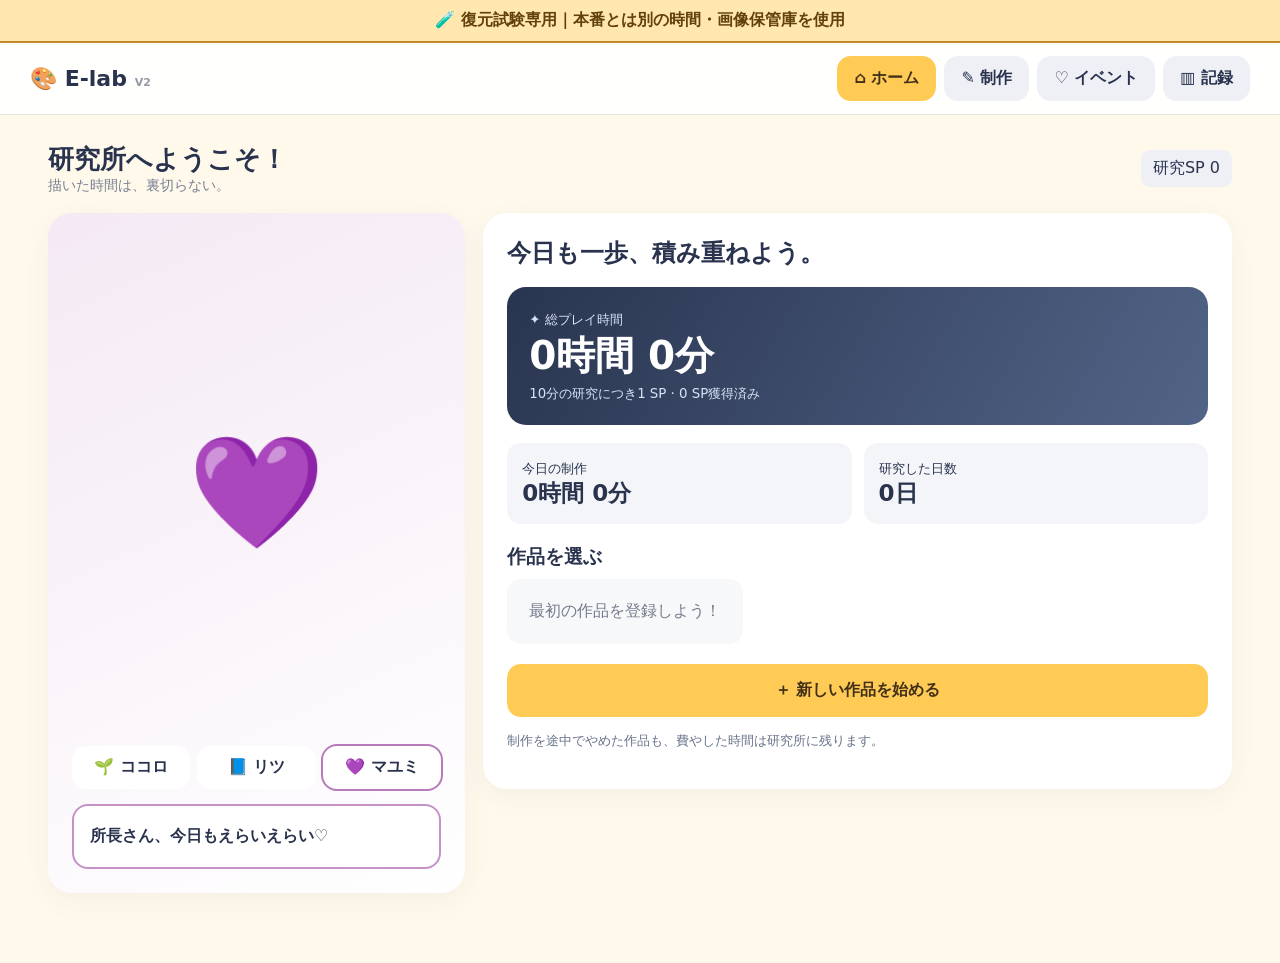
<file: v2/sandbox/index.html>
<!doctype html>
<html lang="ja"><head><meta charset="utf-8"><meta name="viewport" content="width=device-width,initial-scale=1"><meta name="theme-color" content="#fff9ec"><title>E-lab V2 | 復元試験専用</title>
<style>
:root{font-family:system-ui,-apple-system,"Hiragino Kaku Gothic ProN",sans-serif;color:#29334e;background:#fff9ec}*{box-sizing:border-box}body{margin:0}button,input{font:inherit}button{cursor:pointer;border:0;border-radius:14px;font-weight:750;color:inherit}button:focus-visible,input:focus-visible{outline:3px solid #8e76d9;outline-offset:2px}.top{position:sticky;top:0;background:#ffffffec;backdrop-filter:blur(12px);z-index:2;display:flex;align-items:center;flex-wrap:wrap;gap:8px;padding:13px max(18px,calc((100% - 1220px)/2));border-bottom:1px solid #e9e5dc}.brand{font-size:22px;font-weight:900;margin-right:auto}.nav{padding:12px 17px;background:#eef0f6}.nav.active,.primary{background:#ffcb55;color:#423018}.main{max-width:1220px;margin:auto;padding:27px 18px 70px}.banner{display:flex;justify-content:space-between;align-items:center;gap:12px;margin-bottom:18px}.banner h1{margin:0;font-size:26px}.sub{color:#788092;font-size:14px}.layout{display:grid;grid-template-columns:minmax(250px,.78fr) minmax(0,1.4fr);gap:18px;align-items:start}.panel{background:white;border-radius:24px;padding:24px;box-shadow:0 8px 28px #33415c0d}.assistant-panel{background:linear-gradient(155deg,#f4e9f4,#fff);height:clamp(450px,calc(100dvh - 220px),780px);min-height:450px;display:flex;flex-direction:column;justify-content:space-between;overflow:hidden}.avatar{display:grid;place-items:center;flex:1;min-height:0;font-size:110px;line-height:1;width:100%;contain:layout;overflow:hidden}.assist-buttons{display:flex;gap:7px}.assist-buttons button{background:#fff;flex:1;padding:11px 3px}.assist-buttons button.selected{outline:2px solid #b77bba}.bubble{border:2px solid #c492c6;border-radius:16px;padding:16px;margin-top:15px;background:#fff;font-weight:750;line-height:1.8}.stat{background:linear-gradient(120deg,#293550,#526487);border-radius:19px;color:white;padding:22px;margin:18px 0}.stat b{font-size:39px;display:block}.stat small{color:#d9e3f6}.stats{display:grid;grid-template-columns:repeat(2,1fr);gap:12px}.smallstat,.tile{border-radius:14px;background:#f3f5f9;padding:15px}.smallstat strong{font-size:23px;display:block}.primary{width:100%;padding:16px;margin-top:14px;font-size:16px}.secondary{padding:13px;background:#edf0f5}.danger{background:#ffe9e6;color:#a13a34}.row{display:flex;gap:10px;align-items:center;flex-wrap:wrap}.spread{justify-content:space-between}.tabs{display:flex;gap:8px;margin-bottom:20px}.tabs>span{flex:1;border-radius:12px;padding:15px;background:#e8ecf3;text-align:center;font-weight:800}.tabs>.current{background:#ffcb55}.gallery{display:grid;grid-template-columns:repeat(auto-fill,minmax(145px,1fr));gap:13px}.art{background:#f2f3f8;border:2px solid transparent;border-radius:17px;overflow:hidden;text-align:left;padding:0}.art.selected{border-color:#f0b633}.art img,.new-art{width:100%;aspect-ratio:4/3;object-fit:cover;display:grid;place-items:center;font-size:45px;background:#f8f0df}.art-text{padding:12px}.art-text small{color:#777;display:block;margin-top:5px}.hidden{display:none!important}h2{margin:0 0 12px}h3{margin:20px 0 9px}.phases{display:grid;grid-template-columns:repeat(3,1fr);gap:8px}.phase{padding:13px 5px;background:#eef0f6}.phase.active{outline:3px solid #ffcb55}.clock{text-align:center;background:#eff4fd;border-radius:18px;padding:25px;margin:16px 0}.clock strong{font-size:clamp(36px,5vw,64px);font-variant-numeric:tabular-nums;letter-spacing:2px;display:block}.progress{display:flex;height:17px;border-radius:20px;overflow:hidden;background:#e9eaf0;margin:15px 0}.progress>span{min-width:0;transition:flex-basis .35s linear}.phase-summary{display:grid;grid-template-columns:repeat(3,minmax(0,1fr));gap:12px 14px;margin:14px 0 8px}.phase-summary-item{min-width:0;display:flex;align-items:flex-start;gap:8px}.phase-summary-dot{width:9px;height:9px;border-radius:50%;flex:none;margin-top:5px}.phase-summary-label{font-size:12px;color:#788092}.phase-summary-value{font-size:15px;font-variant-numeric:tabular-nums;font-weight:750;white-space:nowrap}.phase-summary-data{min-width:0}@media(max-width:430px){.phase-summary{grid-template-columns:repeat(2,minmax(0,1fr))}}.muted{color:#7d8494}.work-image{width:100%;max-height:250px;object-fit:contain;background:#f5f5fa;border-radius:13px}.file{display:inline-block;background:#eef0f6;padding:11px 14px;border-radius:12px;cursor:pointer;font-weight:700}.file input{display:none}.compact{padding:9px 13px}#notice{margin:10px 0;color:#725b31;min-height:20px}.empty{padding:22px;color:#737b89;text-align:center;background:#f7f8fa;border-radius:14px}.pill{background:#eef0f6;border-radius:9px;padding:8px 12px}input[type=text]{padding:12px;border-radius:10px;border:1px solid #cfd3df;max-width:100%}.section{display:none}.section.visible{display:block}.note{font-size:13px;color:#68738a;line-height:1.7}.event{padding:13px;background:#f3f5f9;border-radius:12px;margin:9px 0}.event.locked{opacity:.62}/* Only the production workspace has independent scroll.
   The left assistant never follows the right content's height. */
body.work-mode{height:100dvh;overflow:hidden}
.main.work-mode{height:calc(100dvh - var(--topbar-height,72px));padding-bottom:16px;display:flex;flex-direction:column;overflow:hidden}
.main.work-mode .banner{flex:0 0 auto}
.main.work-mode .layout{flex:1;min-height:0;align-items:stretch}
.main.work-mode .assistant-panel{height:100%;min-height:0;align-self:stretch;flex-shrink:0}
.main.work-mode #contentPanel{min-height:0;max-height:100%;overflow-y:auto;overflow-x:hidden;overscroll-behavior:contain;-webkit-overflow-scrolling:touch;scrollbar-gutter:stable}
@media(max-width:760px){body.work-mode{height:auto;overflow:auto}.main.work-mode{height:auto;display:block;overflow:visible;padding-bottom:70px}.main.work-mode .layout{display:grid}.main.work-mode .assistant-panel{height:300px;min-height:300px}.main.work-mode #contentPanel{max-height:none;overflow:visible}.layout{grid-template-columns:1fr}.assistant-panel{height:300px;min-height:300px}.avatar{font-size:64px}.panel{padding:17px}.top{gap:6px}.nav{padding:9px}.phases{grid-template-columns:repeat(2,1fr)}}
.snapshot-stage{position:relative;max-width:100%;touch-action:pan-y;user-select:none}.snapshot-stage img{max-height:360px;object-fit:contain}.snapshot-strip{display:flex;gap:9px;overflow-x:auto;padding:9px 0;scroll-snap-type:x mandatory}.snapshot-thumb{flex:0 0 86px;border:2px solid transparent;background:#f2f3f8;border-radius:12px;padding:3px;scroll-snap-align:start}.snapshot-thumb.selected{border-color:#e9ae35}.snapshot-thumb img{width:100%;height:68px;object-fit:cover;border-radius:8px}.snapshot-thumb small{font-size:10px;display:block;white-space:nowrap;overflow:hidden;text-overflow:ellipsis}.snapshot-actions{display:flex;gap:9px;align-items:center;justify-content:center;margin:9px 0}.snapshot-actions button{padding:8px 14px;background:#edf0f5}.snapshot-actions button:disabled{opacity:.35}.snapshot-status{text-align:center;font-size:12px;color:#68758c}.gallery{display:flex;overflow-x:auto;gap:13px;scroll-snap-type:x mandatory;padding-bottom:6px}.gallery>.art{flex:0 0 clamp(145px,25%,220px);scroll-snap-align:start}
</style></head><body>
<div style="background:#ffe7af;color:#62420a;padding:10px 20px;text-align:center;font-weight:800;border-bottom:2px solid #c58a26">🧪 復元試験専用｜本番とは別の時間・画像保管庫を使用</div>
<header class="top"><div class="brand">🎨 E-lab <small style="font-size:11px;color:#9399a4">V2</small></div><button class="nav active" data-tab="home">⌂ ホーム</button><button class="nav" data-tab="work">✎ 制作</button><button class="nav" data-tab="events">♡ イベント</button><button class="nav" data-tab="records">▥ 記録</button></header>
<main class="main" id="appMain"><div class="banner"><div><h1 id="pageTitle">研究所へようこそ！</h1><div class="sub">描いた時間は、裏切らない。</div></div><span class="pill" id="spHeader">研究SP 0</span></div>
<div class="layout"><aside class="panel assistant-panel"><div class="avatar" aria-hidden="true" id="avatar">💜</div><div><div class="assist-buttons" id="assistButtons"></div><div class="bubble" id="bubble">今日も研究を続けましょうね♡</div></div></aside>
<div class="panel" id="contentPanel"><section id="home" class="section visible"><h2>今日も一歩、積み重ねよう。</h2><div class="stat"><small>✦ 総プレイ時間</small><b id="totalTime">0時間 0分</b><small id="homeSummary">研究はここから始まる。</small></div><div class="stats"><div class="smallstat"><small>今日の制作</small><strong id="todayTime">0分</strong></div><div class="smallstat"><small>研究した日数</small><strong id="activeDays">0日</strong></div></div><h3>作品を選ぶ</h3><div class="gallery" id="gallery"></div><button class="primary" id="newProject">＋ 新しい作品を始める</button><p class="note">制作を途中でやめた作品も、費やした時間は研究所に残ります。</p></section>
<section id="work" class="section"><p class="note" style="margin:0 0 14px">🎨 制作ワークスペース · 工程を選んで時間を積み上げよう</p><h2 id="workTitle">制作する作品を選ぼう</h2><div id="snapshotStage" class="snapshot-stage"><img id="workImage" class="work-image hidden" alt="制作中の作品"></div><div id="workNoImage" class="empty">画像なしでも制作時間を記録できます</div><div class="snapshot-actions"><button type="button" id="snapshotNewer" aria-label="新しい画像へ">← 新しい</button><span id="snapshotPosition" class="snapshot-status">画像なし</span><button type="button" id="snapshotOlder" aria-label="古い画像へ">古い →</button></div><div id="snapshotStrip" class="snapshot-strip" aria-label="制作過程の画像履歴"></div><div class="snapshot-actions"><button type="button" id="snapshotDelete" class="secondary danger" disabled>選択中の画像を削除</button></div><p id="snapshotNote" class="snapshot-status">新しい画像が左。右へスワイプすると最新に戻ります。</p><div class="row" style="margin:12px 0"><label class="file">画像を登録・更新<input id="imageInput" type="file" accept="image/*"></label><button class="secondary compact" id="backGallery">別の作品を選ぶ</button></div><h3>工程を選ぶ</h3><div class="phases" id="phases"></div><p class="note" id="guide"></p><div class="clock"><span>⏱ この作品の累計制作時間</span><strong id="timer">00:00:00</strong><div class="sub" id="timerStatus">停止中・保存済み</div><div class="sub" style="margin-top:7px">今回の制作：<strong id="sessionTimer" style="font-size:16px">00:00:00</strong></div><button class="primary" id="toggleTimer">▶ スタート</button><p class="note" style="margin:9px 0 0">停止すると制作時間が自動保存されます。</p></div><h3>この作品の工程別時間</h3><div class="progress" id="projectProgress"></div><div class="phase-summary" id="projectBreakdown" aria-label="工程別の保存済み時間"></div><p class="note" id="progressHint">数字は保存時に更新。バーは計測中も成長します。</p><div class="row" style="margin-top:18px"><button class="secondary" id="completeProject">作品を完成にする</button><button class="secondary" id="reopenProject">制作中に戻す</button><button class="secondary danger" id="deleteProject">作品を削除</button></div><div id="notice" role="status"></div></section>
<section id="events" class="section"><h2>助手との研究イベント</h2><p class="note">SPは制作時間で獲得。今は小さなイベントツリーの試作です。</p><div class="stat"><small>現在の研究SP</small><b id="eventSp">0</b></div><div id="eventsList"></div></section>
<section id="records" class="section"><h2>研究記録</h2><div class="stat"><small>全作品・全工程の累積時間</small><b id="recordTotal">0時間 0分</b></div><h3>工程別の累積時間</h3><div id="phaseStats"></div><h3>最近の研究</h3><div id="recentSessions"></div><h3>復元テストの合格条件</h3><div id="restoreAudit" class="event">バックアップ復元後、ここに検査結果を表示します。</div><h3>バックアップ</h3><div class="row"><button class="secondary" id="export">完全バックアップJSONを保存</button><label class="file">バックアップJSONを復元<input type="file" id="importFile" accept=".json,application/json"></label></div><p class="note">🧪 復元テスト専用。ここの操作は本番V2の記録には影響しません。画像は別の保存領域で管理し、完全バックアップJSONにまとめます。書き出し後はiPadの「ファイル」への保存を確認してください。</p></section></div></div></main>
<script src="./images.js"></script>
<script>
"use strict";
const KEY="elab-v2-sandbox-20261108",RUN_KEY="elab-v2-sandbox-active-run",PHASES=[["play","研究","#a898da","実験・模写・観察・練習。迷った時間も研究の一部。"],["rough","ラフ","#efb859","大きなシルエットや構図を決めよう。"],["line","線画","#79a7e4","線の強弱や形の説得力を意識しよう。"],["base","下塗り","#6cc4bd","色分けやベースの色を決めよう。"],["shadow","陰影","#8b92dc","影・光・立体を意識して描こう。"],["finish","仕上げ","#e59ab7","絵全体の視線誘導や仕上がりを確認しよう。"]];
const ASSIST=[["ココロ","🌱","所長すごい！ 今日も研究するんだね！"],["リツ","📘","ま、まあ……続けるのは悪くないと思います。"],["マユミ","💜","所長さん、今日もえらいえらい♡"]];
const fresh=()=>({version:2,projects:[],sessions:[],activeRun:null,unlocks:[],assistant:2});
let snapshots=[],snapProject=null,snapIndex=0,imageLoading=false;
let data;try{data=JSON.parse(localStorage.getItem(KEY))}catch{}if(!data||data.version!==2||!Array.isArray(data.projects)||!Array.isArray(data.sessions))data=fresh();data.unlocks??=[];let tab="home",projectId=null,phase="play",running=null,viewSeconds=0;
const $=id=>document.getElementById(id),save=()=>{try{localStorage.setItem(KEY,JSON.stringify(data));return true}catch(e){alert("保存に失敗しました。容量不足の可能性があります。バックアップを確認してください。");return false}};
const uid=()=>globalThis.crypto?.randomUUID?.()||String(Date.now())+Math.random();
const readRun=()=>{try{return JSON.parse(localStorage.getItem(RUN_KEY))}catch{return null}};
const writeRun=run=>{try{localStorage.setItem(RUN_KEY,JSON.stringify(run));return true}catch{alert("開始状態を保存できません。タイマーを起動しません。");return false}};
const clearRun=()=>{try{localStorage.removeItem(RUN_KEY)}catch{}};
const isSession=s=>s&&typeof s.id==="string"&&typeof s.projectId==="string"&&PHASES.some(p=>p[0]===s.phase)&&typeof s.seconds==="number"&&Number.isFinite(s.seconds)&&s.seconds>=0&&s.seconds<=86400*14&&typeof s.start==="string";
const seconds=s=>Math.max(0,Math.floor(s)),duration=s=>{s=seconds(s);return Math.floor(s/3600)+"時間 "+Math.floor(s%3600/60)+"分"},clock=s=>{s=seconds(s);return [Math.floor(s/3600),Math.floor(s%3600/60),s%60].map(x=>String(x).padStart(2,"0")).join(":")};
const sessionSeconds=s=>Math.max(0,Number(s.seconds)||0),sum=sessions=>sessions.reduce((n,s)=>n+sessionSeconds(s),0);
const total=()=>sum(data.sessions),earned=()=>Math.floor(total()/600),spent=()=>data.unlocks.reduce((n,id)=>n+(EVENTS.find(e=>e.id===id)?.cost||0),0),sp=()=>Math.max(0,earned()-spent());
const project=()=>data.projects.find(x=>x.id===projectId),projectSessions=()=>data.sessions.filter(s=>s.projectId===projectId);
const EVENTS=[{id:"k1",who:0,cost:1,title:"ココロ：好きなものを描こう",body:"所長の好きなもの、私にも教えて！"},{id:"r1",who:1,cost:2,title:"リツ：小さな技術メモ",body:"全体を縮小表示して構図を確認すると、違和感を見つけやすいです。"},{id:"m1",who:2,cost:3,title:"マユミ：研究所の休憩時間",body:"少しだけでも描いたんですね。よく頑張りました♡"}];
// Keep active session and completed records in ONE localStorage transaction.
// This prevents a phase change from recording one side without the other.
function commitRun(nextRun,entry){
  const beforeSessions=data.sessions,beforeRun=data.activeRun;
  if(entry&&!data.sessions.some(x=>x.id===entry.id))data.sessions=[...data.sessions,entry];
  data.activeRun=nextRun;
  if(!save()){data.sessions=beforeSessions;data.activeRun=beforeRun;return false}
  running=nextRun;return true;
}
function makeEntry(run,now){
  const elapsed=Math.max(0,now-run.start)/1000;
  return elapsed>0?{id:run.id,projectId:run.projectId,phase:run.phase,start:new Date(run.start).toISOString(),end:new Date(now).toISOString(),seconds:elapsed}:null;
}
function stop(){
  if(!running)return;
  if(!commitRun(null,makeEntry(running,Date.now()))){
    alert("記録を保存できません。時計は動かしたままです。");return;
  }
  clearRun();viewSeconds=0;render();
}
function start(){
  if(!project()){alert("先に作品を選んでください");return}
  if(running)return;
  const now=Date.now(),next={id:uid(),start:now,sessionStart:now,projectId,phase};
  if(!commitRun(next,null)){alert("開始情報を保存できません。タイマーは開始しません。");return}
  clearRun();viewSeconds=0;render();
}
function recoverRun(){
  // One-time migration from the earlier two-key prototype.
  const legacy=readRun();
  if(!data.activeRun&&legacy&&!data.sessions.some(x=>x.id===legacy.id)){
    data.activeRun=legacy;
    if(!save()){data.activeRun=null;alert("以前の計測情報を保存できません。");return}
  }
  if(legacy&&(!data.activeRun||data.activeRun.id===legacy.id))clearRun();
  const pending=data.activeRun;
  if(!pending)return;
  const valid=Number.isFinite(pending.start)&&pending.start>0&&pending.start<=Date.now()&&typeof pending.id==="string"&&typeof pending.projectId==="string"&&PHASES.some(p=>p[0]===pending.phase);
  if(!valid){alert("不正な計測情報を検出しました。記録を変更せずに停止します。");return}
  const elapsed=(Date.now()-pending.start)/1000;
  const choice=confirm("前回の計測が終了していません。\\n最後の工程で "+clock(elapsed)+" 経過しています。\\n\\nOK：この時間を記録して終了\\nキャンセル：記録せずに終了");
  if(!commitRun(null,choice?makeEntry(pending,Date.now()):null)){
    alert("復元の保存に失敗しました。再読み込み後にやり直せます。");return;
  }
  clearRun();viewSeconds=0;
}
function selectPhase(id){
  if(id===phase)return;
  if(running){
    const now=Date.now();
    const next={id:uid(),start:now,sessionStart:running.sessionStart||running.start,projectId:running.projectId,phase:id};
    if(!commitRun(next,makeEntry(running,now))){
      alert("工程変更の保存に失敗。前の工程で計測を継続しています。");return;
    }
    clearRun();viewSeconds=(now-next.sessionStart)/1000;
  }
  phase=id;render();
}
function navigate(page){const previous=tab;tab=page;document.body.classList.toggle("work-mode",page==="work");$("appMain").classList.toggle("work-mode",page==="work");document.documentElement.style.setProperty("--topbar-height",document.querySelector(".top").getBoundingClientRect().height+"px");if(previous!==page&&page==="work")$("contentPanel").scrollTop=0;document.querySelectorAll(".section").forEach(s=>s.classList.toggle("visible",s.id===page));document.querySelectorAll(".nav").forEach(b=>b.classList.toggle("active",b.dataset.tab===page));$("pageTitle").textContent=({home:"研究所へようこそ！",work:"今日の制作",events:"イベントツリー",records:"研究の記録"})[page];render()}
function safeText(el,value){el.textContent=value}
function el(tag,cls,textValue){const node=document.createElement(tag);if(cls)node.className=cls;if(textValue!==undefined)node.textContent=textValue;return node}
let displayedAssistant=null;function renderAssistant(){if(displayedAssistant===data.assistant)return;displayedAssistant=data.assistant;const wrap=$("assistButtons");wrap.replaceChildren();ASSIST.forEach((a,i)=>{const b=el("button",data.assistant===i?"selected":"",a[1]+" "+a[0]);b.onclick=()=>{data.assistant=i;save();renderAssistant()};wrap.append(b)});$("avatar").textContent=ASSIST[data.assistant]?.[1]||"💜";$("bubble").textContent=ASSIST[data.assistant]?.[2]||ASSIST[2][2]}
function renderGallery(){const g=$("gallery");g.replaceChildren();for(const p of [...data.projects].reverse()){const b=el("button","art"+(p.id===projectId?" selected":""));{const latest=snapshots.find(x=>x.projectId===p.id);if(latest){const img=el("img");const u=URL.createObjectURL(latest.blob);img.src=u;img.onload=()=>URL.revokeObjectURL(u);img.alt=p.name;b.append(img)}else if(p.image){const img=el("img");img.src=p.image;img.alt=p.name;b.append(img)}else b.append(el("div","new-art","🎨"))}const t=el("div","art-text");t.append(el("strong","",p.name),el("small","",(p.complete?"完成済 · ":"制作中 · ")+duration(sum(data.sessions.filter(s=>s.projectId===p.id)))));b.append(t);b.onclick=()=>{if(running)stop();projectId=p.id;navigate("work")};g.append(b)}if(!data.projects.length)g.append(el("div","empty","最初の作品を登録しよう！"))}
function renderPhases(){const area=$("phases");area.replaceChildren();PHASES.forEach(([id,name,color])=>{const b=el("button","phase"+(phase===id?" active":""),name);b.style.borderLeft="6px solid "+color;b.onclick=()=>selectPhase(id);area.append(b)});$("guide").textContent=PHASES.find(x=>x[0]===phase)?.[3]||""}
function renderProgress(area,sessions,refreshNumbers=true){
  // Live bar reads the uncommitted run; the six-number grid shows saved time only.
  // Avoid rebuilding DOM on each timer tick, so the display stays visually calm.
  if(area.children.length!==PHASES.length){
    area.replaceChildren();
    for(const [id,name,color] of PHASES){
      const bar=el("span");bar.dataset.phase=id;bar.style.background=color;bar.style.flex="0 0 0%";bar.title=name;area.append(bar);
    }
  }
  const active=running&&running.projectId===projectId;
  const pending=active?Math.max(0,(Date.now()-running.start)/1000):0;
  const saved=sum(sessions),all=saved+pending;
  for(const bar of area.children){
    const id=bar.dataset.phase;
    const phaseSeconds=sum(sessions.filter(x=>x.phase===id))+(active&&running.phase===id?pending:0);
    bar.style.flexBasis=all>0?((phaseSeconds/all)*100)+"%":"0%";
    bar.title=PHASES.find(x=>x[0]===id)[1]+" "+clock(phaseSeconds);
  }
  const grid=$("projectBreakdown");
  if(grid.children.length!==PHASES.length){
    grid.replaceChildren();
    for(const [id,name,color] of PHASES){
      const cell=el("div","phase-summary-item");
      const dot=el("span","phase-summary-dot");dot.style.background=color;
      const info=el("div","phase-summary-data");
      info.append(el("div","phase-summary-label",name));
      const value=el("div","phase-summary-value","00:00:00");value.dataset.phaseValue=id;
      info.append(value);cell.append(dot,info);grid.append(cell);
    }
  }
  if(refreshNumbers){
    for(const value of grid.querySelectorAll("[data-phase-value]")){
      value.textContent=clock(sum(sessions.filter(x=>x.phase===value.dataset.phaseValue)));
    }
    $("progressHint").textContent=active?"● 計測中：バーのみ更新中。数字は工程切り替え・停止時に確定します。":"保存済みの工程時間です。";
  }
  return all;
}
function renderSnapshotViewer(){
 const p=project(),own=p?snapshots.filter(x=>x.projectId===p.id):[],has=own.length>0;
 const stage=$("workImage"),empty=$("workNoImage"),strip=$("snapshotStrip"),counter=$("snapshotPosition");
 if(!has){if(p?.image){stage.src=p.image;stage.classList.remove("hidden");empty.classList.add("hidden")}else{stage.classList.add("hidden");empty.classList.remove("hidden")}counter.textContent=p?.image?"旧画像（引き継ぎ前）":"画像なし";strip.replaceChildren();$("snapshotNewer").disabled=true;$("snapshotOlder").disabled=true;$("snapshotDelete").disabled=true;return}
 if(snapProject!==p.id){snapProject=p.id;snapIndex=0}
 snapIndex=Math.min(snapIndex,own.length-1);const current=own[snapIndex];
 const url=URL.createObjectURL(current.blob);stage.src=url;stage.onload=()=>URL.revokeObjectURL(url);stage.classList.remove("hidden");empty.classList.add("hidden");
 counter.textContent=(snapIndex+1)+" / "+own.length+" · "+new Date(current.created).toLocaleString("ja-JP")+" · "+clock(current.seconds||0);
 $("snapshotNewer").disabled=snapIndex===0;$("snapshotOlder").disabled=snapIndex>=own.length-1;$("snapshotDelete").disabled=imageLoading;
 strip.replaceChildren();own.forEach((im,i)=>{const b=el("button","snapshot-thumb"+(i===snapIndex?" selected":"")),thumb=el("img");const u=URL.createObjectURL(im.blob);thumb.src=u;thumb.onload=()=>URL.revokeObjectURL(u);thumb.alt="制作画像 "+(own.length-i);b.append(thumb,el("small","",i===0?"最新":new Date(im.created).toLocaleDateString("ja-JP")));b.onclick=()=>{snapIndex=i;renderSnapshotViewer()};strip.append(b)});
}
function shiftSnapshot(step){const p=project();if(!p)return;const n=snapshots.filter(x=>x.projectId===p.id).length;snapIndex=Math.max(0,Math.min(n-1,snapIndex+step));renderSnapshotViewer()}
async function deleteSelectedSnapshot(){
 if(imageLoading)return;const p=project();if(!p)return;
 const own=snapshots.filter(x=>x.projectId===p.id),selected=own[snapIndex];if(!selected)return;
 const label=own.length===1?"最後の1枚です。作品には画像なしと表示されます。":"この画像だけ削除し、残りの"+(own.length-1)+"枚は保存します。";
 if(!confirm("制作過程の画像を削除しますか？\n"+label+"\n\n作品と制作時間は消えません。"))return;
 imageLoading=true;$("snapshotDelete").disabled=true;
 try{
  await ElabV2Images.remove(selected.id);
  snapshots=(await ElabV2Images.all()).sort((a,b)=>b.created-a.created);
  snapIndex=Math.min(snapIndex,Math.max(0,snapshots.filter(x=>x.projectId===p.id).length-1));
  render();
  $("snapshotNote").textContent="画像を1枚削除しました。作品と制作時間は保存されています。";
 }catch(e){alert("画像を削除できませんでした: "+e.message)}
 finally{imageLoading=false;$("snapshotDelete").disabled=!project()||!snapshots.some(x=>x.projectId===projectId)}
}
async function refreshSnapshots(){try{snapshots=(await ElabV2Images.all()).sort((a,b)=>b.created-a.created);render()}catch(e){$("snapshotNote").textContent="画像保管庫の読み出しに失敗: "+e.message}}
async function addSnapshot(file,pid){if(imageLoading)return;imageLoading=true;$("snapshotNote").textContent="画像を保存中…";try{
 const p=data.projects.find(x=>x.id===pid);if(!p)throw Error("作品が見つかりません");
 const blob=await ElabV2Images.imageBlob(file);
 const secs=sum(data.sessions.filter(s=>s.projectId===pid))+(running?.projectId===pid?(Date.now()-running.start)/1000:0);
 const item={id:uid(),projectId:pid,created:Date.now(),seconds:secs,phase:running?.projectId===pid?running.phase:phase,blob};
 await ElabV2Images.add(item);if(projectId===pid){snapProject=pid;snapIndex=0}
 await refreshSnapshots();$("snapshotNote").textContent="保存済み · 新しい画像は左端に追加されます";
 }catch(e){alert("画像を保存できませんでした: "+e.message);$("snapshotNote").textContent="画像の保存に失敗しました"}finally{imageLoading=false}}
async function migrateLegacyImages(){for(const p of data.projects){if(!p.image)continue;try{if(!snapshots.some(x=>x.projectId===p.id&&x.legacy)){const resp=await fetch(p.image),blob=await resp.blob();await ElabV2Images.add({id:uid(),projectId:p.id,created:new Date(p.created||Date.now()).getTime(),seconds:0,phase:"play",legacy:true,blob})}const old=p.image;p.image=null;if(!save())p.image=old}catch(e){console.warn("旧画像の移行を見送りました",e)}}await refreshSnapshots()}
function renderWork(){const p=project();$("workTitle").textContent=p?.name||"ホームから作品を選択してください";$("workImage").classList.toggle("hidden",!p?.image);$("workNoImage").classList.toggle("hidden",!!p?.image);if(p?.image)$("workImage").src=p.image;renderSnapshotViewer();renderPhases();const sessions=projectSessions();renderProgress($("projectProgress"),sessions);const currentRunning=running&&running.projectId===projectId;const pendingSeconds=currentRunning?Math.max(0,(Date.now()-running.start)/1000):0;const currentSession=currentRunning?Math.max(0,(Date.now()-(running.sessionStart||running.start))/1000):0;$("timer").textContent=clock(sum(sessions)+pendingSeconds);$("sessionTimer").textContent=clock(currentSession);$("timerStatus").textContent=currentRunning?"計測中・停止時に保存":"停止中・保存済み";$("toggleTimer").textContent=running?"■ ストップ":"▶ スタート";$("completeProject").disabled=!p||!!running;$("reopenProject").disabled=!p||!!running;$("deleteProject").disabled=!p||!!running;$("imageInput").disabled=!p}
function renderEvents(){$("eventSp").textContent=sp();const area=$("eventsList");area.replaceChildren();EVENTS.forEach(e=>{const unlocked=data.unlocks.includes(e.id),card=el("div","event"+(unlocked?"":" locked")),title=el("strong","",e.title+" · "+e.cost+" SP"),body=el("p","note",unlocked?e.body:"未解放"),btn=el("button",unlocked?"secondary compact":"primary compact",unlocked?"解放済":"解放する");btn.disabled=unlocked||sp()<e.cost;btn.onclick=()=>{if(sp()<e.cost)return;data.unlocks.push(e.id);save();render()};card.append(title,body,btn);area.append(card)})}
function renderRecords(){$("recordTotal").textContent=duration(total());const stats=$("phaseStats");stats.replaceChildren();for(const [id,name,color] of PHASES){const sec=sum(data.sessions.filter(s=>s.phase===id)),line=el("div","row spread");line.style.padding="10px 0";const label=el("span","",name);label.style.borderLeft="6px solid "+color;label.style.paddingLeft="10px";line.append(label,el("strong","",duration(sec)));stats.append(line)}const r=$("recentSessions");r.replaceChildren();for(const s of [...data.sessions].reverse().slice(0,10)){const p=data.projects.find(p=>p.id===s.projectId),ph=PHASES.find(x=>x[0]===s.phase);r.append(el("div","event",(new Date(s.start)).toLocaleDateString("ja-JP")+" · "+(p?.name||"削除した作品")+" · "+(ph?.[1]||"工程不明")+" · "+duration(s.seconds)))}if(!data.sessions.length)r.append(el("div","empty","記録はまだありません"))}
function renderRestoreAudit(){const elAudit=$("restoreAudit");if(!elAudit)return;const seconds=sum(data.sessions),p=data.projects[0],projectSec=p?sum(data.sessions.filter(x=>x.projectId===p.id)):0,orphanCount=data.sessions.filter(x=>!data.projects.some(p=>p.id===x.projectId)).length;const status=(x)=>x?"✅":"❌";const rows=[["研究記録110件",data.sessions.length===110,data.sessions.length+"件"],["総時間19分07秒",Math.floor(seconds)===1147,clock(seconds)],["現在の作品1件",data.projects.length===1,data.projects.length+"件"],["作品時間11分56秒",Math.floor(projectSec)===716,clock(projectSec)],["画像2枚",snapshots.length===2,snapshots.length+"枚"],["削除作品の時間記録15件",orphanCount===15,orphanCount+"件"]];elAudit.replaceChildren();for(const [name,ok,value] of rows){const line=el("div","row spread",status(ok)+" "+name);line.style.padding="6px 0";line.append(el("strong","",value));elAudit.append(line)}if(rows.every(x=>x[1]))elAudit.append(el("p","note","✅ 件数と時間はバックアップと一致！ 画像の表示・切り替えと再読み込み後の保持も確認してください。"))}
function render(){renderAssistant();const t=total();$("totalTime").textContent=duration(t);$("homeSummary").textContent="10分の研究につき1 SP · "+earned()+" SP獲得済み";const today=new Date().toLocaleDateString("sv-SE");const todaySessions=data.sessions.filter(s=>new Date(s.start).toLocaleDateString("sv-SE")===today);$("todayTime").textContent=duration(sum(todaySessions));$("activeDays").textContent=new Set(data.sessions.map(s=>new Date(s.start).toLocaleDateString("sv-SE"))).size+"日";$("spHeader").textContent="研究SP "+sp();renderGallery();renderWork();renderEvents();renderRecords();renderRestoreAudit()}
document.querySelectorAll(".nav").forEach(b=>b.onclick=()=>navigate(b.dataset.tab));$("newProject").onclick=()=>{if(running)stop();const name=prompt("作品の名前を入力","無題の研究");if(name===null)return;const p={id:uid(),name:name.trim()||"無題の研究",image:null,complete:false,created:new Date().toISOString()};data.projects.push(p);projectId=p.id;save();navigate("work")};$("backGallery").onclick=()=>{if(running)stop();navigate("home")};$("toggleTimer").onclick=()=>running?stop():start();$("completeProject").onclick=()=>{if(!project())return;project().complete=true;save();navigate("home")};$("reopenProject").onclick=()=>{if(!project())return;project().complete=false;save();render()};$("deleteProject").onclick=()=>{const p=project();if(!p||running)return;if(!confirm("作品「"+p.name+"」を削除しますか？\\n作品の画像は消えますが、制作時間は研究所に残ります。"))return;const old=data.projects;data.projects=old.filter(x=>x.id!==p.id);if(save()){const removedId=p.id;projectId=null;navigate("home");ElabV2Images.removeProject(removedId).then(refreshSnapshots).catch(e=>alert("作品は削除しましたが画像の整理が完了しませんでした: "+e.message))}else data.projects=old};$("imageInput").onchange=async e=>{const file=e.target.files?.[0],pid=projectId;e.target.value="";if(file&&pid)await addSnapshot(file,pid)};
$("snapshotDelete").onclick=deleteSelectedSnapshot;$("snapshotOlder").onclick=()=>shiftSnapshot(1);$("snapshotNewer").onclick=()=>shiftSnapshot(-1);
let touchX=null;$("snapshotStage").addEventListener("touchstart",e=>{touchX=e.touches[0]?.clientX??null},{passive:true});$("snapshotStage").addEventListener("touchend",e=>{if(touchX===null)return;const d=(e.changedTouches[0]?.clientX??touchX)-touchX;touchX=null;if(Math.abs(d)>45)shiftSnapshot(d<0?1:-1)},{passive:true});

function dataUrl(blob){return new Promise((resolve,reject)=>{const reader=new FileReader();reader.onload=()=>resolve(reader.result);reader.onerror=()=>reject(reader.error||Error("画像の読み出しに失敗しました"));reader.readAsDataURL(blob)})}
async function backupSnapshots(){const result=[];for(const x of await ElabV2Images.all()){const {blob,...meta}=x;result.push({...meta,image:await dataUrl(blob)})}return result}
async function importSnapshots(items){const records=[];for(const x of items){if(!x||typeof x.id!=="string"||typeof x.projectId!=="string"||!Number.isFinite(x.created)||typeof x.image!=="string"||!x.image.startsWith("data:image/"))throw Error("画像履歴が不正です");const blob=await (await fetch(x.image)).blob();if(blob.size>12*1024*1024)throw Error("画像サイズが大きすぎます");const {image,...meta}=x;records.push({...meta,blob})}return records}
$("export").onclick=async()=>{try{
 if(running){stop();if(running)throw Error("時間の保存が完了していません")}
 const pack={...data,snapshotBackupVersion:1,snapshots:await backupSnapshots()};
 const blob=new Blob([JSON.stringify(pack)],{type:"application/json"}),url=URL.createObjectURL(blob),a=el("a");a.href=url;a.download="elab-v2-complete-"+new Date().toISOString().slice(0,10)+".json";a.click();setTimeout(()=>URL.revokeObjectURL(url),60000);
 alert("時間と画像 "+pack.snapshots.length+"枚をまとめて書き出しました。iPadの「ファイル」に保存されたことを確認してください。");
 }catch(e){alert("バックアップに失敗しました: "+e.message)}};
$("importFile").onchange=async e=>{const file=e.target.files?.[0];if(!file)return;try{
 const parsed=JSON.parse(await file.text());
 if(parsed.version!==2||!Array.isArray(parsed.sessions)||!Array.isArray(parsed.projects)||!Array.isArray(parsed.unlocks)||!parsed.sessions.every(isSession)||!parsed.projects.every(p=>p&&typeof p.id==="string"&&typeof p.name==="string"&&(p.image==null||(typeof p.image==="string"&&p.image.startsWith("data:image/"))))||!parsed.unlocks.every(x=>typeof x==="string"))throw Error("V2形式ではありません");
 const hasImagePack=parsed.snapshotBackupVersion===1&&Array.isArray(parsed.snapshots);
 const imgs=hasImagePack?await importSnapshots(parsed.snapshots):[];
 if(!hasImagePack&&snapshots.length&&!confirm("このバックアップには新形式の画像が含まれません。読み込むと現在の画像履歴が消えます。続けますか？"))return;
 const ids=new Set(parsed.projects.map(p=>p.id));if(imgs.some(x=>!ids.has(x.projectId)))throw Error("画像が存在しない作品を参照しています");
 if(!confirm("現在のV2データ（時間と画像）をバックアップの内容で置き換えますか？"))return;
 if(running){stop();if(running)throw Error("計測中の時間を保存できません")}
 const old=data,oldImgs=await ElabV2Images.all();
 const {snapshots:discard,snapshotBackupVersion:discardVersion,...next}=parsed;
 try{
   await ElabV2Images.replaceAll(imgs);
   data=next;data.activeRun=null;
   if(!save())throw Error("時間データを保存できませんでした");
   clearRun();projectId=null;snapProject=null;snapIndex=0;await refreshSnapshots();navigate("home");
 }catch(err){data=old;try{await ElabV2Images.replaceAll(oldImgs)}catch(rollback){alert("画像の復元にも失敗しました。バックアップを保管して再試行してください: "+rollback.message)}throw err}
 }catch(err){alert("読み込み失敗: "+err.message)}finally{e.target.value=""}};

document.addEventListener("visibilitychange",()=>{if(document.hidden&&running){/* 開始時刻を保持。復帰時に差分を表示 */}});setInterval(()=>{if(running){const elapsed=Math.max(0,(Date.now()-running.start)/1000);viewSeconds=Math.max(0,(Date.now()-(running.sessionStart||running.start))/1000);$("timer").textContent=clock(sum(projectSessions())+elapsed);$("sessionTimer").textContent=clock(viewSeconds);if(tab==="work")renderProgress($("projectProgress"),projectSessions(),false)}},250);
render();recoverRun();render();refreshSnapshots().then(migrateLegacyImages);window.addEventListener("resize",()=>document.documentElement.style.setProperty("--topbar-height",document.querySelector(".top").getBoundingClientRect().height+"px"));
</script></body></html>
</file>
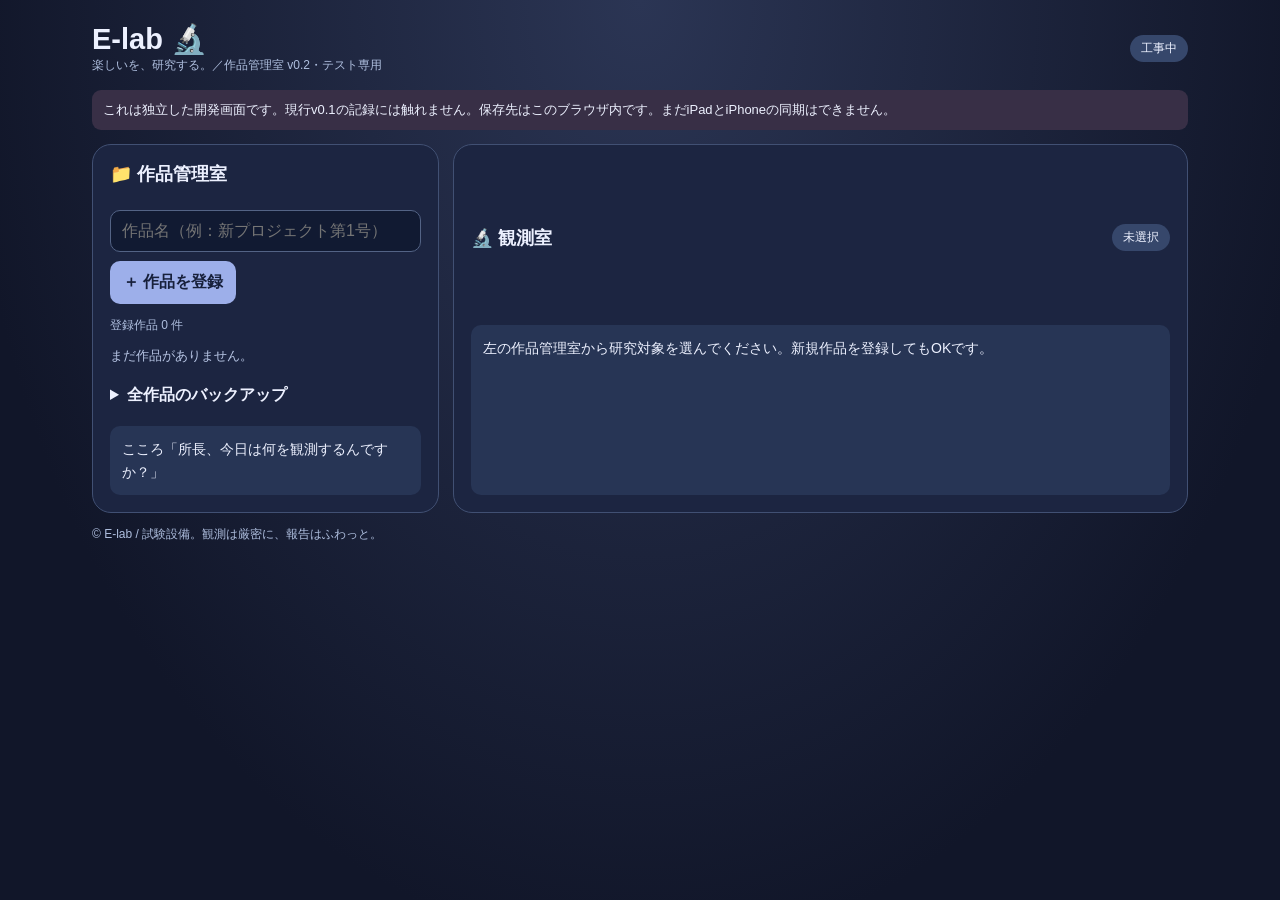
<file: works-room-v02.html>
<!doctype html>
<html lang="ja"><head><meta charset="utf-8"><meta name="viewport" content="width=device-width,initial-scale=1,viewport-fit=cover"><meta name="theme-color" content="#151b32">
<title>E-lab | 作品管理室 工事中</title>
<style>
:root{font:16px -apple-system,BlinkMacSystemFont,"Hiragino Kaku Gothic ProN",sans-serif;color:#edf1ff;background:#111629}*{box-sizing:border-box}
body{margin:0;min-height:100dvh;background:radial-gradient(ellipse at top,#2b3554,#111629 75%)}button,input,select{font:inherit}button{padding:11px 13px;border:0;border-radius:10px;background:#3b4a72;color:#fff;cursor:pointer}button:disabled{opacity:.38;cursor:default}
button:focus-visible,input:focus-visible{outline:2px solid #a3bcff}button.primary{background:#9dafea;color:#17203b;font-weight:800}button.danger{background:#644053}button.ghost{background:#2c3550}
input{padding:11px;border:1px solid #536385;background:#111a32;color:#fff;border-radius:10px;max-width:100%;width:100%}
.wrap{max-width:1140px;padding:22px;margin:auto}.head{display:flex;justify-content:space-between;gap:12px;align-items:center;margin-bottom:15px}.logo{font-size:29px;font-weight:850}.small{font-size:12px;color:#afbfdf;line-height:1.6}
.layout{display:grid;grid-template-columns:minmax(265px, .85fr) minmax(0,1.8fr);gap:14px}.panel{background:#1c2541;border:1px solid #415073;border-radius:19px;padding:17px}.title{font-size:18px;font-weight:750;margin:0 0 12px}.stack{display:grid;gap:12px}.list{display:grid;gap:8px;max-height:480px;overflow:auto}.work{display:block;text-align:left;width:100%;background:#283452;border:1px solid transparent}.work.selected{border-color:#c3d2ff;background:#36456b}.work b{display:block;overflow-wrap:anywhere}.work span{font-size:12px;color:#c1cbe3}.row{display:flex;gap:9px;flex-wrap:wrap;align-items:center}.between{justify-content:space-between}.badge{background:#36476b;border-radius:25px;padding:5px 11px;font-size:12px}.hidden{display:none!important}.phases,.scores{display:grid;gap:5px}.phases{grid-template-columns:repeat(4,1fr)}.scores{grid-template-columns:repeat(10,1fr)}.phases button,.scores button{padding:10px 2px}.active{background:#c4c8fb!important;color:#141c32!important;font-weight:800}.scores .active{background:#f2be82!important}.sub{color:#b7c5e4;font-size:13px}.line{height:1px;background:#3a496c;margin:4px 0}.message{background:#273555;border-radius:10px;padding:12px;font-size:14px;line-height:1.6}.event{border-bottom:1px solid #394765;padding:7px 0;font-size:12px}.event time{color:#a6b8d7}.timer{font-variant-numeric:tabular-nums;font-size:26px;font-weight:850}.notice{background:#382f46;padding:11px;border-radius:9px;font-size:13px}.filebutton{display:inline-block;cursor:pointer;padding:11px;border-radius:10px;background:#3b4a72}details summary{cursor:pointer;padding:8px 0;font-weight:700}
@media(max-width:760px){.layout{grid-template-columns:1fr}.wrap{padding:11px}.panel{padding:12px}.head{align-items:flex-start}.timer{font-size:21px}}
</style></head>
<body><div class="wrap">
<header class="head"><div><div class="logo">E-lab 🔬</div><div class="small">楽しいを、研究する。／作品管理室 v0.2・テスト専用</div></div><span class="badge">工事中</span></header>
<div class="notice">これは独立した開発画面です。現行v0.1の記録には触れません。保存先はこのブラウザ内です。まだiPadとiPhoneの同期はできません。</div>
<div class="layout" style="margin-top:14px">
<aside class="panel stack"><h2 class="title">📁 作品管理室</h2>
<form id="newForm" class="row"><input id="newTitle" placeholder="作品名（例：新プロジェクト第1号）" maxlength="300" required aria-label="新しい作品名"><button class="primary" type="submit">＋ 作品を登録</button></form>
<div class="small" id="workCount">登録作品 0 件</div><div class="list" id="workList"><div class="sub">まだ作品がありません。</div></div>
<details><summary>全作品のバックアップ</summary><div class="row"><button id="allExport">全作品JSONを保存</button><label class="filebutton">全作品JSONを復元<input type="file" accept=".json,application/json" hidden id="allImport"></label></div><p class="small">全作品の復元は現在の全作品を置き換えます。必ず先にバックアップを保存してください。</p></details>
<div class="message" id="leftMessage">こころ「所長、今日は何を観測するんですか？」</div></aside>
<main class="panel stack"><div class="row between"><h2 class="title" style="margin:0">🔬 観測室</h2><span class="badge" id="workStatus">未選択</span></div>
<div id="emptyState" class="message">左の作品管理室から研究対象を選んでください。新規作品を登録してもOKです。</div>
<div id="workspace" class="stack hidden">
<div><label class="small" for="editTitle">作品名</label><div class="row"><input id="editTitle" maxlength="300" style="flex:1;min-width:160px"><button id="renameBtn">名前を保存</button></div></div>
<div class="row between"><div><div class="small">制作時間（休憩を除く）</div><div class="timer" id="timer">00:00:00</div></div><div class="badge" id="runningState">待機中</div></div>
<div class="row"><button class="primary" id="beginBtn">▶ 開始</button><button id="pauseBtn">Ⅱ 休憩</button><button id="resumeBtn">▶ 再開</button></div>
<div><div class="sub">現在の工程（戻っても問題ありません）</div><div id="phaseBtns" class="phases"></div></div>
<div><div class="row between"><span class="sub">今のイイ感じ！</span><b id="scoreLabel">7 / 10</b></div><div id="scoreBtns" class="scores"></div><button id="saveMoodBtn" class="primary" style="width:100%;margin-top:9px">＋ 今の気分を観測する</button></div>
<div class="line"></div>
<div><div class="sub">作品の現在の状態</div><div class="row"><button data-status="制作中">制作中</button><button data-status="完成">完成</button><button data-status="凍結">凍結</button><button data-status="ボツ">ボツ</button></div><p class="small">完成・凍結・ボツは評価ではなく状態です。変更履歴は残ります。いつでも制作中に戻せます。</p></div>
<div class="message" id="rightMessage">律「提出された観測値をそのまま保存します」</div>
<div class="row between"><b>観測履歴</b><span class="small" id="eventCount"></span></div><div id="events"></div>
<details><summary>この作品のバックアップ・削除</summary><div class="row"><button id="oneExport">作品JSONを保存</button><label class="filebutton">作品JSONを復元<input type="file" accept=".json,application/json" hidden id="oneImport"></label><button class="danger" id="deleteBtn">作品を削除</button></div><p class="small">削除は観測データごと消去します。削除前に作品JSONを保存することをおすすめします。</p></details>
</div></main></div><p class="small">© E-lab / 試験設備。観測は厳密に、報告はふわっと。</p></div>
<script src="./works-store-v02.js"></script>
<script>
(()=>{'use strict';
const $=id=>document.getElementById(id), S=window.ElabWorksStore;
if(!S){alert('保存モジュールが読み込めませんでした');return}
const phases=S.PHASES;
let chosen=null,score=7,phase='ラフ',moodComment=null;
const esc=s=>String(s).replace(/[&<>"']/g,c=>({'&':'&amp;','<':'&lt;','>':'&gt;','"':'&quot;',"'":'&#39;'}[c]));
const stamp=t=>new Date(t).toLocaleString('ja-JP',{month:'numeric',day:'numeric',hour:'2-digit',minute:'2-digit'});
const fmt=ms=>{let n=Math.max(0,Math.floor(ms/1000));return [Math.floor(n/3600),Math.floor(n/60)%60,n%60].map(x=>String(x).padStart(2,'0')).join(':')};
const evs=w=>w?.events||[];
const lastControl=w=>evs(w).filter(e=>['start','pause','resume','finish'].includes(e.type)).at(-1);
const running=w=>['start','resume'].includes(lastControl(w)?.type);
const started=w=>!!lastControl(w);
function elapsed(w){if(!w)return 0;let sum=0,from=null;for(const e of w.events){if(['start','resume'].includes(e.type))from=e.t;if(['pause','finish'].includes(e.type)&&from!==null){sum+=Math.max(0,e.t-from);from=null}}if(from!==null)sum+=Math.max(0,Date.now()-from);return sum}
function operate(task){try{task();render()}catch(err){alert('記録できませんでした。\n'+err.message)}}
function current(){return chosen?S.get(chosen):null}
function setPhaseFrom(w){phase=evs(w).filter(e=>e.type==='phase').at(-1)?.value||'ラフ'}
function select(id){const prev=current();if(prev&&prev.id!==id&&running(prev))S.observe(prev.id,'pause',{reason:'作品切替'});chosen=id;setPhaseFrom(current());moodComment=null;render()}
function emit(type,extra={}){S.observe(chosen,type,extra)}
function begin(){operate(()=>{const w=current();if(!w||w.status!=='制作中')return;if(!started(w)){emit('start');emit('phase',{value:phase})}else if(!running(w)){emit('resume')}moodComment=null})}
function pause(){operate(()=>{if(running(current()))emit('pause');moodComment=null})}
function resume(){operate(()=>{const w=current();if(!w||w.status!=='制作中')return;if(started(w)&&!running(w))emit('resume');moodComment=null})}
function changeStatus(status){operate(()=>{const w=current();if(!w||w.status===status)return;if(running(w))emit('pause',{reason:'状態変更'});S.setStatus(chosen,status);moodComment=null})}
function download(name,json){const blob=new Blob([json],{type:'application/json'});const u=URL.createObjectURL(blob);const a=document.createElement('a');a.href=u;a.download=name;a.click();setTimeout(()=>URL.revokeObjectURL(u),2500)}
function fileRead(file,fn){if(!file)return;file.text().then(text=>operate(()=>fn(text))).catch(e=>alert('読み込みに失敗しました: '+e.message))}
$('newForm').onsubmit=e=>{e.preventDefault();operate(()=>{const w=S.create($('newTitle').value);$('newTitle').value='';select(w.id)})};
$('renameBtn').onclick=()=>operate(()=>S.rename(chosen,$('editTitle').value));
$('beginBtn').onclick=begin;$('pauseBtn').onclick=pause;$('resumeBtn').onclick=resume;
phases.forEach(p=>{const b=document.createElement('button');b.textContent=p;b.onclick=()=>operate(()=>{if(!running(current()))return;phase=p;emit('phase',{value:p})});$('phaseBtns').appendChild(b)});
for(let i=1;i<=10;i++){const b=document.createElement('button');b.textContent=i;b.onclick=()=>{score=i;render()};$('scoreBtns').appendChild(b)}
$('saveMoodBtn').onclick=()=>operate(()=>{emit('score',{value:score,phase});moodComment=score<=3?'今日は雲が低いようですねえ……':score>=8?'おひさまが見えるようです！':'ふむふむ、観測できました！'});
document.querySelectorAll('[data-status]').forEach(b=>b.onclick=()=>changeStatus(b.dataset.status));
$('oneExport').onclick=()=>operate(()=>download('E-lab-work-'+chosen+'.json',S.exportWork(chosen)));
$('allExport').onclick=()=>operate(()=>download('E-lab-all-works-'+new Date().toISOString().slice(0,10)+'.json',S.exportAll()));
$('oneImport').onchange=e=>{const file=e.target.files[0];fileRead(file,text=>{const doc=JSON.parse(text),id=doc.work?.id,exists=id&&S.get(id);if(exists&&!confirm('同じ作品IDが存在します。バックアップの内容で上書きしますか？'))return;S.importWork(doc,{replace:!!exists});select(id)});e.target.value=''};
$('allImport').onchange=e=>{const file=e.target.files[0];fileRead(file,text=>{const doc=JSON.parse(text);if(!confirm('現在の全作品が置き換わります。事前にバックアップを取りましたか？'))return;S.importAll(doc,{replace:true});chosen=null});e.target.value=''};
$('deleteBtn').onclick=()=>operate(()=>{const w=current();if(!w)return;if(!confirm('作品「'+w.title+'」と全観測履歴を削除しますか？'))return;if(!confirm('この操作は元に戻せません。バックアップを確認しましたか？'))return;S.remove(chosen);chosen=null});
function render(){const works=S.list(),w=current();$('workCount').textContent='登録作品 '+works.length+' 件';$('workList').innerHTML=works.length?'':'<div class="sub">まだ作品がありません。</div>';
for(const p of works){const b=document.createElement('button');b.className='work'+(p.id===chosen?' selected':'');b.innerHTML='<b>'+esc(p.title)+'</b><span>'+esc(p.status)+' ・ 気分 '+evs(p).filter(e=>e.type==='score').length+'件 ・ '+stamp(p.createdAt)+'</span>';b.onclick=()=>operate(()=>select(p.id));$('workList').appendChild(b)}
$('emptyState').classList.toggle('hidden',!!w);$('workspace').classList.toggle('hidden',!w);$('workStatus').textContent=w?w.status:'未選択';
if(!w)return;
if(document.activeElement!==$('editTitle'))$('editTitle').value=w.title;
const run=running(w),has=started(w),open=w.status==='制作中';
$('runningState').textContent=run?'観測中':has?'休憩中':'未開始';
$('timer').textContent=fmt(elapsed(w));
$('beginBtn').disabled=!open||has;$('pauseBtn').disabled=!run;$('resumeBtn').disabled=!open||!has||run;
$('saveMoodBtn').disabled=!has;$('eventCount').textContent=w.events.length+'件';
[...$('phaseBtns').children].forEach((b,i)=>{b.disabled=!run;b.classList.toggle('active',phases[i]===phase)});
[...$('scoreBtns').children].forEach((b,i)=>{b.classList.toggle('active',i+1===score);b.disabled=!has});
$('scoreLabel').textContent=score+' / 10';
document.querySelectorAll('[data-status]').forEach(b=>b.classList.toggle('active',b.dataset.status===w.status));
const lastMood=evs(w).filter(e=>e.type==='score').at(-1);
$('leftMessage').textContent='こころ「'+(moodComment||(lastMood?.value<=3?'今日は静かな観測ですねえ……':'今日は何が見つかるでしょうね！'))+'」';
$('rightMessage').textContent='律「'+(lastMood?'直近の気分は'+lastMood.value+'です。理由は不明です。':'まだ気分の観測値はありません。')+'」';
const names={start:'制作開始',pause:'休憩',resume:'制作再開',finish:'終了',phase:'工程変更',score:'気分観測',status:'作品状態'};
$('events').innerHTML=w.events.slice().reverse().map(e=>'<div class="event"><time>'+stamp(e.t)+'</time>　'+esc(names[e.type]||e.type)+'　'+esc(e.type==='score'?e.value+' / 10':e.value||e.reason||'')+'</div>').join('');
}
render();setInterval(()=>{const w=current();if(w&&running(w))$('timer').textContent=fmt(elapsed(w))},1000);
})();
</script></body></html>
</file>
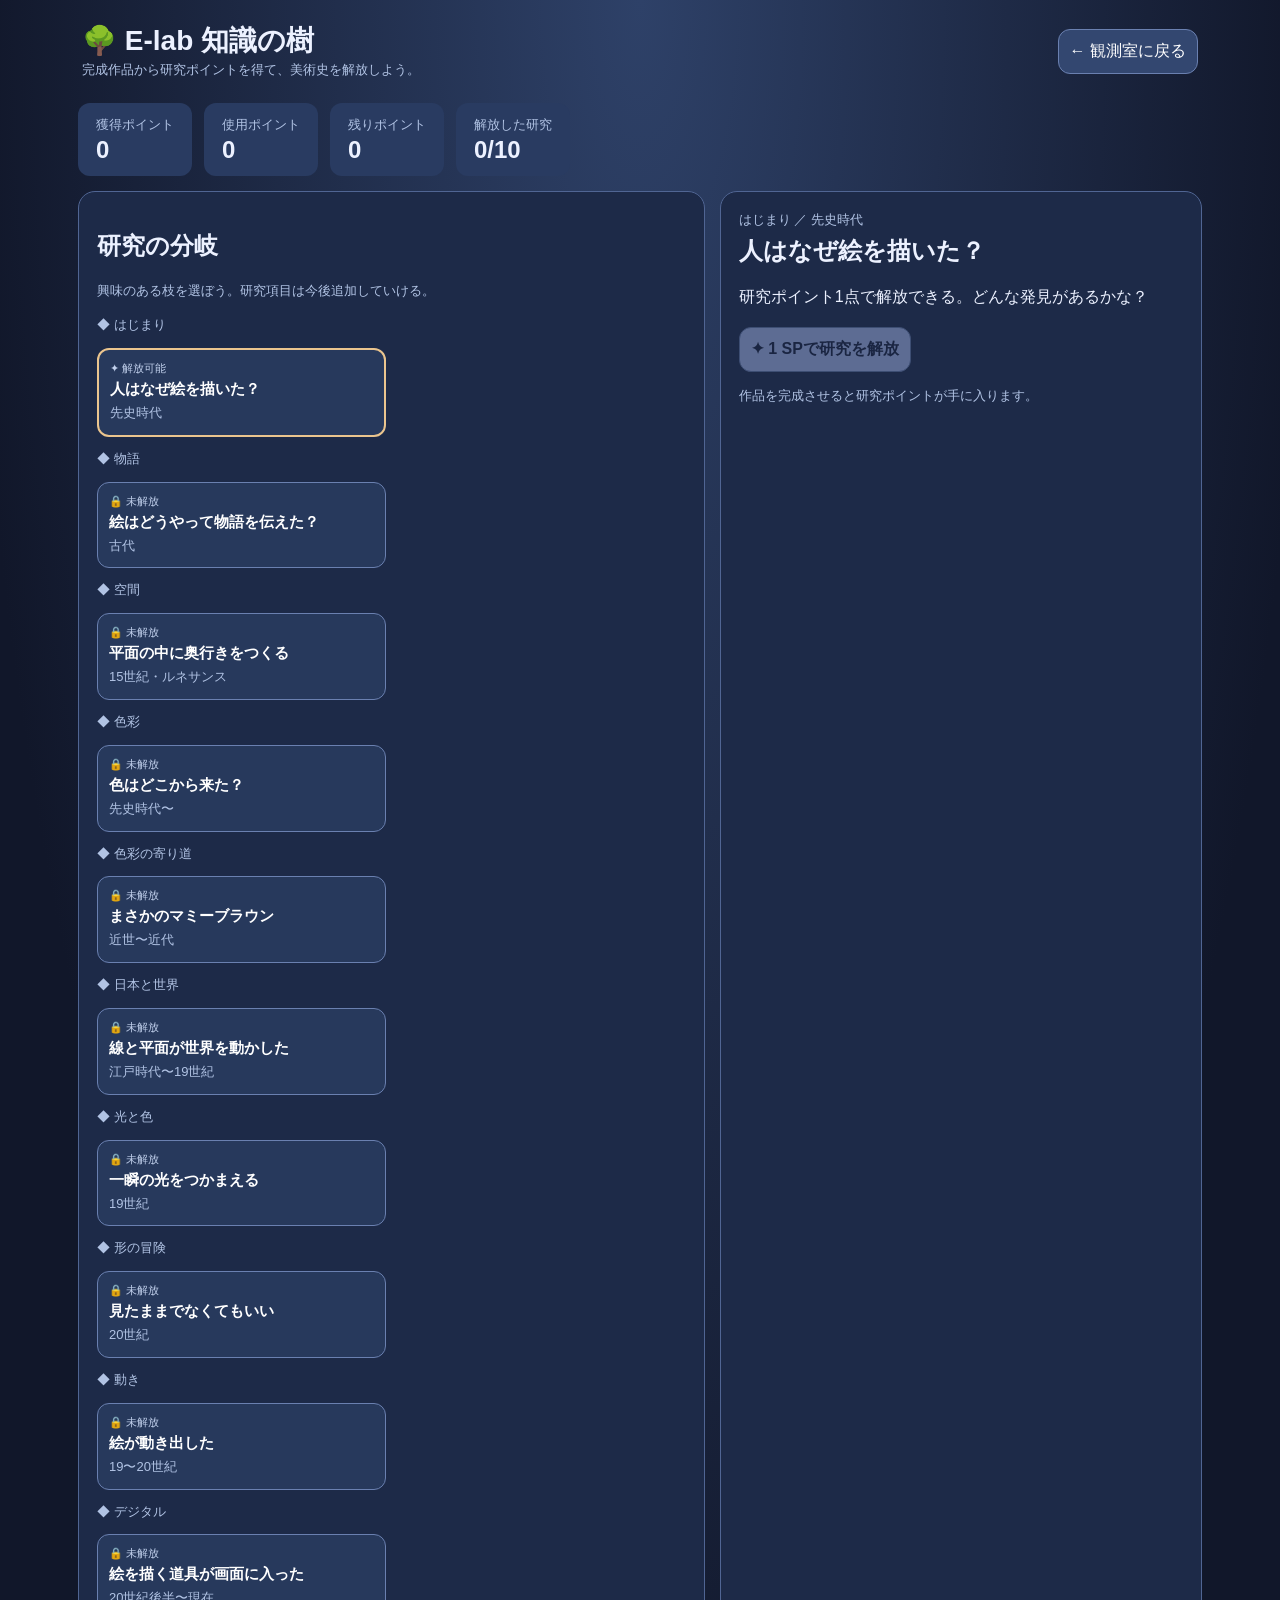
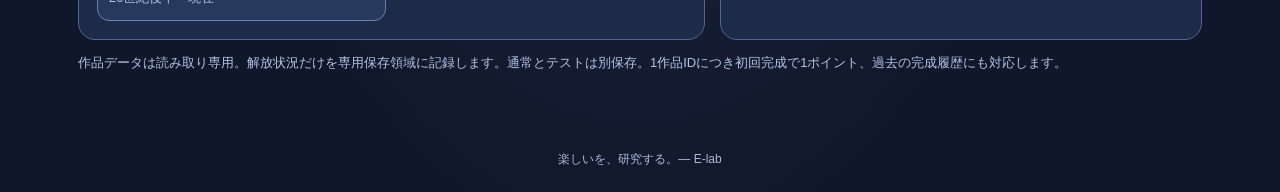
<file: test/knowledge-tree-v01.html>
<!doctype html><html lang="ja"><head><meta charset="utf-8"><meta name="viewport" content="width=device-width,initial-scale=1"><meta name="theme-color" content="#17233e"><title>E-lab 知識の樹</title>
<style>:root{font:16px -apple-system,BlinkMacSystemFont,"Hiragino Kaku Gothic ProN",sans-serif;color:#ecf1ff;background:#10182c}*{box-sizing:border-box}body{margin:0;background:radial-gradient(ellipse at 50% 0%,#2e4168,#11172a 74%);min-height:100vh}header{max-width:1160px;margin:auto;padding:22px;display:flex;justify-content:space-between;align-items:center;gap:14px;flex-wrap:wrap}h1{margin:0;font-size:28px}main{max-width:1160px;margin:auto;padding:0 18px 40px}a,button{border:1px solid #6a80b0;border-radius:12px;background:#334770;color:#fff;padding:11px;text-decoration:none;font:inherit;cursor:pointer}button:disabled{opacity:.42;cursor:default}.card{background:#1d2a48;border:1px solid #506593;border-radius:17px;padding:18px}.small{color:#b1c3e4;font-size:13px;line-height:1.6}.stats{display:flex;gap:12px;flex-wrap:wrap;margin-bottom:15px}.stat{padding:12px 18px;border-radius:12px;background:#293b61}.stat strong{font-size:24px;display:block}.layout{display:grid;grid-template-columns:minmax(0,1.3fr) minmax(0,1fr);gap:15px}.tree{display:grid;gap:12px}.node{display:flex;flex-direction:column;gap:4px;align-items:flex-start;text-align:left;width:100%;background:#27395c}.node.selected{border:2px solid #ebc58e}.node.unlocked{border-color:#87c6a7}.node strong{font-size:15px}.branch{font-size:11px;color:#c1d0ec}.node-row{display:grid;grid-template-columns:repeat(2,minmax(0,1fr));gap:10px}.detail h2{margin:5px 0 10px}.detail p{line-height:1.75}.fact{border-left:3px solid #acbdef;padding:10px 13px;background:#283858;margin:12px 0}.voice{border-radius:10px;padding:12px;background:#293a5a;line-height:1.7;margin:9px 0}#error{color:#ffb6b6}#notice{min-height:1.5em}button.primary{background:#b7c8fb;color:#17203b;font-weight:bold}footer{padding:24px;text-align:center;color:#a9bad8;font-size:12px}@media(max-width:750px){.layout{grid-template-columns:1fr}h1{font-size:23px}}</style></head>
<body><header><div><h1>🌳 E-lab 知識の樹</h1><div class="small">完成作品から研究ポイントを得て、美術史を解放しよう。</div></div><a id="back" href="./works-room-v02.html?mode=normal">← 観測室に戻る</a></header><main><div id="error" role="alert"></div>
<div class="stats"><div class="stat"><span class="small">獲得ポイント</span><strong id="earned">—</strong></div><div class="stat"><span class="small">使用ポイント</span><strong id="spent">—</strong></div><div class="stat"><span class="small">残りポイント</span><strong id="balance">—</strong></div><div class="stat"><span class="small">解放した研究</span><strong id="unlocked">—</strong></div></div>
<div class="layout"><section class="card"><h2>研究の分岐</h2><p class="small">興味のある枝を選ぼう。研究項目は今後追加していける。</p><div id="tree" class="tree"></div></section><section class="card detail"><div id="detail"></div><p id="notice" class="small" role="status"></p></section></div>
<p class="small">作品データは読み取り専用。解放状況だけを専用保存領域に記録します。通常とテストは別保存。1作品IDにつき初回完成で1ポイント、過去の完成履歴にも対応します。</p></main><footer>楽しいを、研究する。— E-lab</footer>
<script src="./knowledge-catalog-v01.js"></script><script>
(()=>{'use strict';
const $=id=>document.getElementById(id),isTest=new URLSearchParams(location.search).get('mode')==='test';
$('back').href='./works-room-v02.html?mode='+(isTest?'test':'normal');
const WORKS_KEY=isTest?'elab_works_v2_sandbox':'elab_works_v2',TREE_KEY=isTest?'elab_knowledge_tree_v1_test':'elab_knowledge_tree_v1';
const catalog=window.ElabKnowledgeCatalog||[],byId=new Map(catalog.map(n=>[n.id,n]));
let selected=catalog[0]?.id||'',earned=0,progress={unlocked:[]},readError='';
function load(){
 try{
  const workRaw=localStorage.getItem(WORKS_KEY),works=workRaw===null?[]:JSON.parse(workRaw);
  const list=Array.isArray(works)?works:works.works;
  if(!Array.isArray(list)||(workRaw!==null&&!Array.isArray(works)&&works.schema!=='E-lab-works-v2'))throw Error('作品データ形式を確認できません');
  const ids=new Set();
  for(const w of list){
   if(!w||typeof w.id!=='string'||!Array.isArray(w.events))throw Error('作品情報の形式が不正です');
   if(w.status==='完成'||w.events.some(e=>e.type==='status'&&e.value==='完成'))ids.add(w.id);
  }
  earned=ids.size;
  const treeRaw=localStorage.getItem(TREE_KEY);
  if(treeRaw!==null){const saved=JSON.parse(treeRaw);if(saved?.schema!=='elab-knowledge-v1'||!Array.isArray(saved.unlocked))throw Error('研究進行データを確認できません');progress=saved}
 }catch(e){readError=e.message;$('error').textContent='⚠ 読み込み異常：'+readError+'。データ保護のため解放操作を停止します。'}
}
const unique=()=>[...new Set(progress.unlocked)].filter(id=>byId.has(id));
function render(){
 const unlocked=unique(),balance=earned-unlocked.length;
 $('earned').textContent=earned;$('spent').textContent=unlocked.length;$('balance').textContent=Math.max(0,balance);$('unlocked').textContent=unlocked.length+'/'+catalog.length;
 const tree=$('tree');tree.replaceChildren();
 for(const group of [...new Set(catalog.map(x=>x.branch))]){
  const title=document.createElement('div');title.className='small';title.textContent='◆ '+group;tree.append(title);
  const row=document.createElement('div');row.className='node-row';tree.append(row);
  for(const n of catalog.filter(x=>x.branch===group)){
   const b=document.createElement('button');b.className='node'+(unlocked.includes(n.id)?' unlocked':'')+(selected===n.id?' selected':'');
   const ready=n.requires.every(id=>unlocked.includes(id));
   const status=document.createElement('span');status.className='branch';status.textContent=unlocked.includes(n.id)?'✓ 研究済み':ready?'✦ 解放可能':'🔒 未解放';
   const name=document.createElement('strong');name.textContent=n.title;
   const era=document.createElement('span');era.className='small';era.textContent=n.era;
   b.append(status,name,era);b.onclick=()=>{selected=n.id;render()};row.append(b);
  }
 }
 const n=byId.get(selected);if(!n)return;
 const open=unlocked.includes(n.id),ready=n.requires.every(id=>unlocked.includes(id)),detail=$('detail');detail.replaceChildren();
 function line(tag,content,cls){const e=document.createElement(tag);e.textContent=content;if(cls)e.className=cls;detail.append(e)}
 line('div',n.branch+' ／ '+n.era,'small');line('h2',n.title);
 if(open){
  line('p',n.desc);line('div','人物：'+n.person,'fact');line('div','代表作・資料：'+n.work,'fact');
  line('div','革新・特徴：'+n.innovation,'fact');line('p','🎨 所長の制作とのつながり：'+n.connection);
  line('div','☀️ こころ「'+n.kokoro+'」','voice');line('div','📊 律「'+n.ritsu+'」','voice');
 }else line('p',ready?'研究ポイント1点で解放できる。どんな発見があるかな？':'まず前提となる研究を解放しよう。');
 if(!open&&ready){
  const b=document.createElement('button');b.className='primary';b.textContent='✦ 1 SPで研究を解放';b.disabled=balance<=0||!!readError;
  b.onclick=()=>{if(readError||balance<=0||!n.requires.every(id=>unique().includes(id)))return;
   const next={schema:'elab-knowledge-v1',unlocked:[...unlocked,n.id]};
   try{localStorage.setItem(TREE_KEY,JSON.stringify(next));progress=next;$('notice').textContent='🎉 新しい研究が解放されました！';render()}catch(e){$('notice').textContent='保存失敗：'+e.message}
  };detail.append(b);
 }else if(!open&&!ready)line('p','必要な研究：'+n.requires.map(id=>byId.get(id)?.title||id).join('・'),'small');
 if(!open&&ready&&balance<=0)line('p','作品を完成させると研究ポイントが手に入ります。','small');
}
load();render();
})();
</script></body></html>
</file>
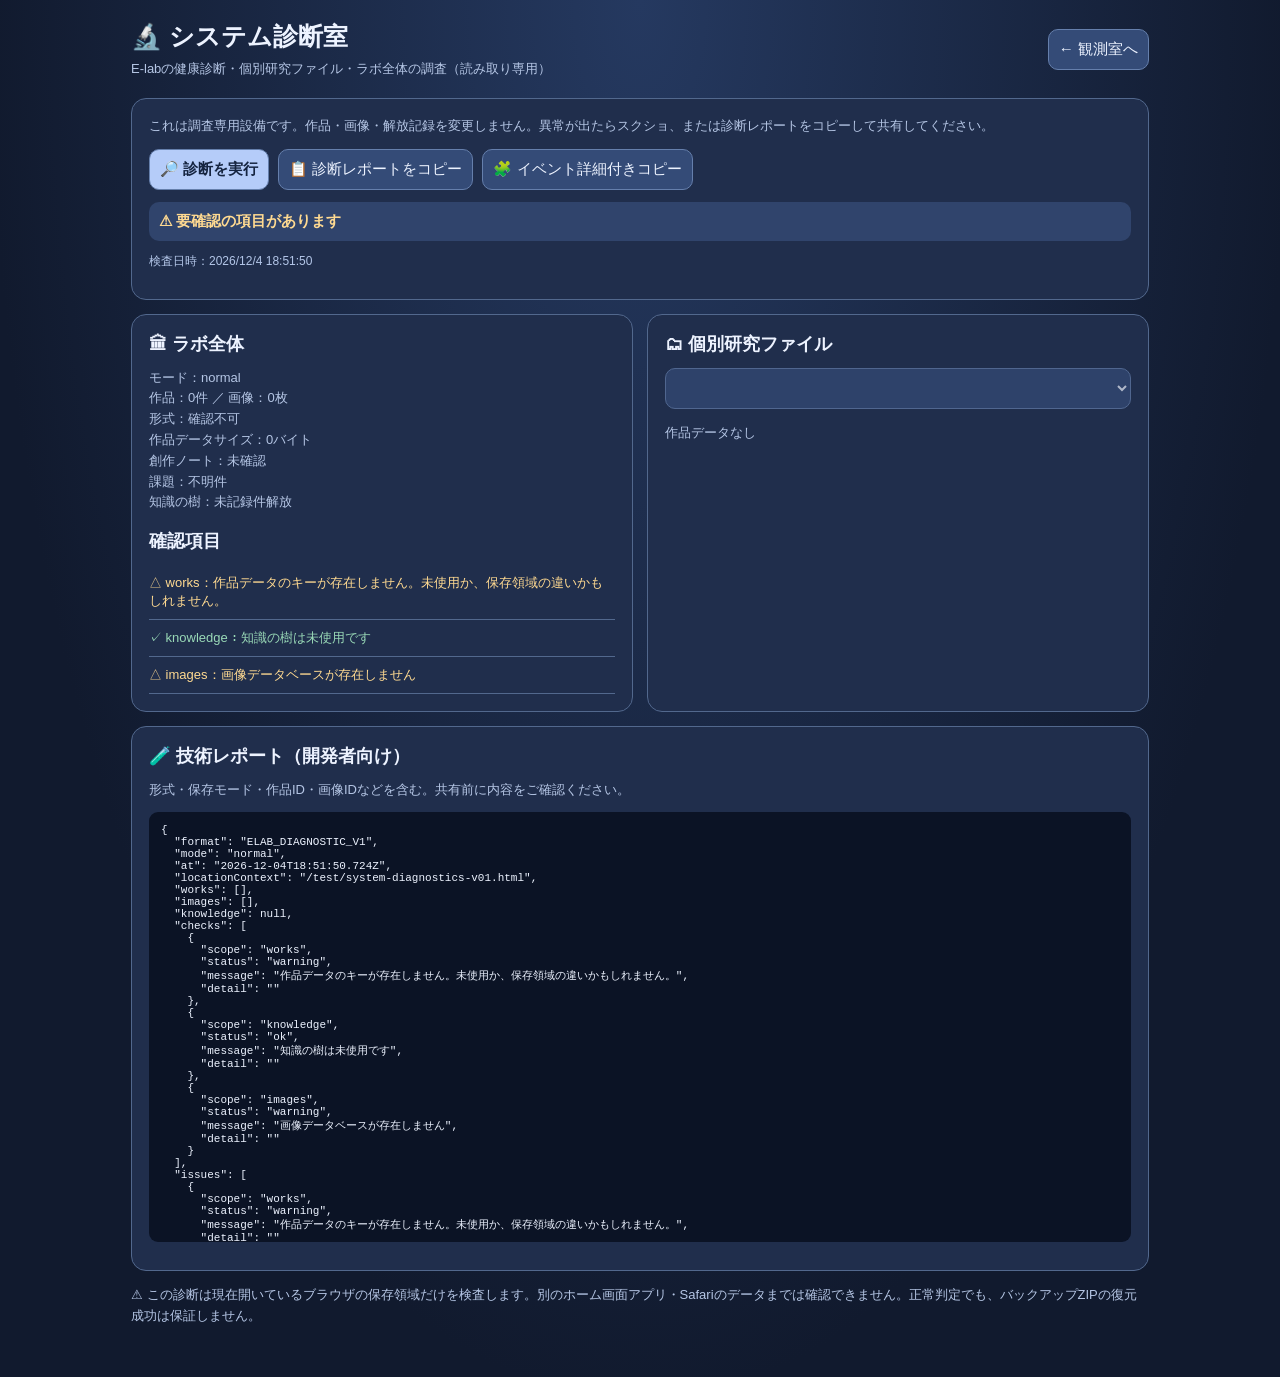
<file: test/system-diagnostics-v01.html>
<!doctype html><html lang="ja"><head><meta charset="utf-8"><meta name="viewport" content="width=device-width,initial-scale=1"><title>E-lab システム診断室</title><style>
:root{font:15px -apple-system,BlinkMacSystemFont,"Hiragino Kaku Gothic ProN",sans-serif;background:#111a2e;color:#edf3ff}*{box-sizing:border-box}body{margin:0;background:radial-gradient(ellipse at top,#253960,#111a2e 72%);min-height:100vh}main{max-width:1050px;margin:auto;padding:20px 16px 50px}header{display:flex;gap:12px;flex-wrap:wrap;align-items:center;justify-content:space-between;margin-bottom:18px}h1{font-size:25px;margin:0 0 6px}h2{font-size:18px;margin:0 0 12px}.sub{color:#b5c6e5;font-size:13px;line-height:1.6}a,button,select{font:inherit;color:inherit;border:1px solid #657fac;border-radius:10px;padding:10px;background:#344b77;cursor:pointer}a{text-decoration:none}.layout{display:grid;grid-template-columns:1fr 1fr;gap:14px}.card{padding:17px;border:1px solid #52688d;background:#202e4c;border-radius:15px;margin-bottom:14px}.controls{display:flex;gap:9px;flex-wrap:wrap;margin:12px 0}.primary{background:#b5ccf9;color:#152440;font-weight:bold}.status{font-weight:bold;padding:10px;border-radius:10px;background:#30446c}pre{white-space:pre-wrap;overflow-wrap:anywhere;font-size:11px;padding:12px;background:#0b1325;border-radius:9px;max-height:430px;overflow:auto}.record{border-bottom:1px solid #52688d;padding:9px 0;font-size:13px}.good{color:#99d9b7}.warn{color:#ffda91}.bad{color:#ffabab}.small{font-size:12px;color:#b3c6e8}.hidden{display:none}@media(max-width:700px){.layout{grid-template-columns:1fr}h1{font-size:21px}}</style></head><body><main>
<header><div><h1>🔬 システム診断室</h1><div class="sub">E-labの健康診断・個別研究ファイル・ラボ全体の調査（読み取り専用）</div></div><a id="back" href="./works-room-v02.html?mode=normal">← 観測室へ</a></header>
<div class="card"><div class="sub">これは調査専用設備です。作品・画像・解放記録を変更しません。異常が出たらスクショ、または診断レポートをコピーして共有してください。</div><div class="controls"><button id="scan" class="primary">🔎 診断を実行</button><button id="copy" disabled>📋 診断レポートをコピー</button><button id="detailCopy" disabled>🧩 イベント詳細付きコピー</button></div><div id="status" class="status">未検査</div><p id="feedback" class="small"></p></div>
<div class="layout"><section class="card"><h2>🏛 ラボ全体</h2><div id="lab" class="sub">検査を実行してください</div><h2 style="margin-top:16px">確認項目</h2><div id="checks"></div></section><section class="card"><h2>🗂 個別研究ファイル</h2><select id="work" style="width:100%;margin-bottom:14px" disabled><option>検査を実行してください</option></select><div id="workDetail" class="sub">作品を選ぶと、イベント数や画像の紐づけを確認できます。</div></section></div>
<section class="card"><h2>🧪 技術レポート（開発者向け）</h2><div class="sub">形式・保存モード・作品ID・画像IDなどを含む。共有前に内容をご確認ください。</div><pre id="report">診断後に表示します。</pre></section>
<div class="sub">⚠ この診断は現在開いているブラウザの保存領域だけを検査します。別のホーム画面アプリ・Safariのデータまでは確認できません。正常判定でも、バックアップZIPの復元成功は保証しません。</div>
</main><script src="./system-diagnostics-v01.js"></script><script>
(()=>{'use strict';const $=id=>document.getElementById(id),diagnostic=window.ElabDiagnostics;
$('back').href='./works-room-v02.html?mode='+diagnostic.mode;
let data=null;
function draw(){
 const status=data.healthy,labels={ok:'✅ 検査で重大な異常は検出されませんでした',warning:'⚠ 要確認の項目があります',error:'❌ 異常を検出しました'};
 $('status').textContent=labels[status]||'未判定';$('status').className='status '+(status==='ok'?'good':status==='error'?'bad':'warn');
 const works=data.works.length,images=data.images.length,lab=data.metadata||{};
 $('lab').textContent='モード：'+data.mode+'\n作品：'+works+'件 ／ 画像：'+images+'枚\n形式：'+(lab.schema||'確認不可')+'\n作品データサイズ：'+(lab.bytes||0)+'バイト\n創作ノート：'+(lab.inspirationPresent?'あり':'未確認')+'\n課題：'+(lab.challenges??'不明')+'件\n知識の樹：'+(data.knowledge?.unlocked?.length??'未記録')+'件解放';
 $('lab').style.whiteSpace='pre-line';
 $('checks').replaceChildren();
 for(const c of data.checks){const div=document.createElement('div');div.className='record '+(c.status==='error'?'bad':c.status==='warning'?'warn':'good');div.textContent=(c.status==='ok'?'✓ ':c.status==='error'?'✕ ':'△ ')+c.scope+'：'+c.message+(c.detail?'（'+c.detail+'）':'');$('checks').append(div)}
 const selector=$('work');selector.replaceChildren();selector.disabled=data.works.length===0;
 for(const w of data.works){const opt=document.createElement('option');opt.value=w.id;opt.textContent=w.title+' ['+w.id.slice(0,8)+']';selector.append(opt)}
 showWork();
 $('report').textContent=diagnostic.report(false);$('copy').disabled=false;$('detailCopy').disabled=false;
}
function showWork(){const w=data?.works.find(x=>x.id===$('work').value);$('workDetail').replaceChildren();if(!w){$('workDetail').textContent='作品データなし';return}
 const p=document.createElement('pre');p.textContent=JSON.stringify({id:w.id,title:w.title,status:w.status,createdAt:w.createdAt,eventCount:w.eventCount,eventTypes:w.eventsByType,imageCount:w.imageCount,completed:w.completed,invalidEvents:w.invalidEvents},null,2);$('workDetail').append(p)}
$('work').addEventListener('change',showWork);
$('scan').onclick=async()=>{const button=$('scan');button.disabled=true;$('status').textContent='検査中…';try{data=await diagnostic.scan();draw();$('feedback').textContent='検査日時：'+new Date().toLocaleString('ja-JP')}catch(e){$('status').textContent='検査エラー：'+e.message}finally{button.disabled=false}};
async function copy(detail){try{const text=diagnostic.report(detail);if(navigator.clipboard?.writeText)await navigator.clipboard.writeText(text);else{const field=document.createElement('textarea');field.value=text;document.body.append(field);field.select();const done=document.execCommand('copy');field.remove();if(!done)throw Error('コピー機能が利用できません')} $('feedback').textContent=(detail?'詳細付き':'標準')+'レポートをコピーしました'}catch(e){$('feedback').textContent='コピー失敗：'+e.message}}
$('copy').onclick=()=>copy(false);$('detailCopy').onclick=()=>copy(true);$('scan').click();
})();
</script></body></html>
</file>
